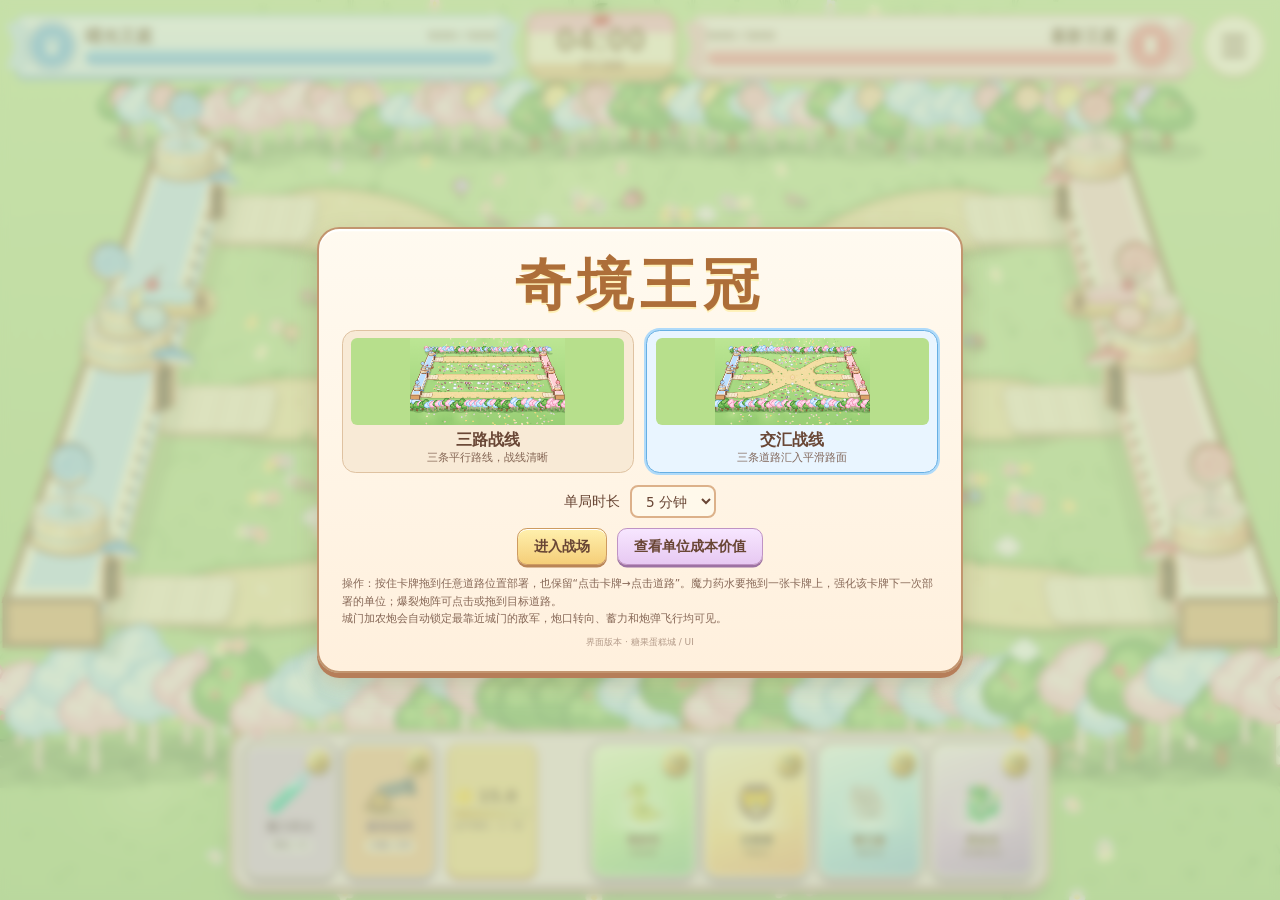
<file: index.html>
<!DOCTYPE html>
<html lang="zh-CN">
<head>
<meta charset="UTF-8" />
<meta name="viewport" content="width=device-width, initial-scale=1, maximum-scale=1, user-scalable=no, viewport-fit=cover" />
<meta name="mobile-web-app-capable" content="yes" />
<meta name="apple-mobile-web-app-capable" content="yes" />
<meta name="apple-mobile-web-app-status-bar-style" content="black-translucent" />
<title>奇境王冠</title>
<!-- UI decision: pastel fairy-tale HUD with cards/coins below, tactics at lower left, and all controls outside the road-safe battle zone. -->
<link rel="stylesheet" href="./css/style.css" />
</head>
<body>
<div id="app">
  <div id="game-shell">
    <canvas id="gameCanvas" aria-label="奇境王冠战场"></canvas>
    <audio id="bgmAudio" preload="auto" loop src="./assets/audio/BGM.ogg"></audio>
    <button id="mobileModeBtn" type="button">⛶ 横屏</button>

    <div id="topbar">
      <div id="playerHud" class="base-hud glass">
        <div class="crest">♛</div><div class="hud-copy"><div class="hud-title">曙光王庭</div><div class="hp-line"><div id="playerHpFill" class="hp-fill"></div></div><div id="playerHpText" class="hp-text">5000 / 5000</div></div>
      </div>
      <div id="centerHud" class="glass"><div id="gameTitle">奇境王冠</div><div id="timer">04:00</div><div id="modeLabel">交汇战线</div></div>
      <div id="enemyHud" class="base-hud glass">
        <div class="hud-copy"><div class="hud-title">暮影王庭</div><div class="hp-line"><div id="enemyHpFill" class="hp-fill"></div></div><div id="enemyHpText" class="hp-text">5000 / 5000</div></div><div class="crest">♜</div>
      </div>
      <button id="menuBtn" type="button" aria-label="对局菜单" aria-expanded="false" aria-controls="topButtons"><span class="burger"><i></i><i></i><i></i></span></button>
    </div>
    <div id="topButtons" role="menu" aria-label="对局菜单">
      <button id="pauseBtn" class="system-btn" role="menuitem" title="暂停对局"><span class="btn-icon">⏸</span><span class="btn-label">暂停</span></button>
      <button id="audioBtn" class="icon-btn" role="menuitem" title="音乐与音效"><span class="btn-icon">🔊</span><span class="btn-label">音乐与音效</span></button>
      <button id="reportBtn" class="icon-btn" role="menuitem"><span class="btn-icon">📊</span><span class="btn-label">数值报告</span></button>
      <button id="fullBtn" class="icon-btn" role="menuitem"><span class="btn-icon">⛶</span><span class="btn-label">全屏</span></button>
      <button id="homeBtn" class="system-btn" role="menuitem"><span class="btn-icon">🏠</span><span class="btn-label">返回首页</span></button>
    </div>

    <div id="actionHint">选择卡牌后，点击任意道路位置部署</div>
    <div id="pauseBanner">对局已暂停</div>

    <div id="bottomDock" class="glass">
      <div id="tactical">
        <button id="potionBtn" class="tactic" title="魔力药水：拖到卡牌，强化下一次部署"><span class="cost">5</span><span class="skill-art">🧪</span><strong>魔力药水</strong><span class="skill-count">强化 ×1</span><div class="cool-mask"></div><div class="cool-label"></div></button>
        <button id="burstBtn" class="tactic" title="爆裂炮阵：点击或拖到道路，连续10炮"><span class="cost">20</span><span class="skill-art"><svg viewBox="0 0 70 52" aria-hidden="true"><ellipse cx="35" cy="47" rx="24" ry="3.5" fill="#bc9b76"/><rect x="20" y="15" width="40" height="15" rx="7.5" fill="#676c79" transform="rotate(-14 40 22)"/><rect x="53" y="10" width="8" height="19" rx="3" fill="#4a4f5f" transform="rotate(-14 57 19)"/><circle cx="24" cy="36" r="10" fill="#c98a4b" stroke="#8b5a32" stroke-width="2.5"/><circle cx="24" cy="36" r="3" fill="#f7c94f"/><rect x="8" y="38" width="30" height="7" rx="3.5" fill="#a46a3c"/></svg></span><strong>爆裂炮阵</strong><span class="skill-count">大炮 ×10</span><div class="cool-mask"></div><div class="cool-label"></div></button>
      </div>
      <div id="resourceBox" class="glass"><div id="coinText">🟡 15.0</div><div id="coinBar"><div id="coinFill"></div></div><div id="income"><span class="income-label">金币增长：</span>1 / 秒</div></div>
      <button class="card" data-type="snake"><div class="card-art">🐍</div><div class="cost">10</div><div class="card-name">毒影蛇</div><div class="card-role">快速刺客</div><div class="cool-mask"></div><div class="cool-label"></div></button>
      <button class="card" data-type="lion"><div class="card-art">🦁</div><div class="cost">10</div><div class="card-name">圣鬃狮</div><div class="card-role">均衡战士</div><div class="cool-mask"></div><div class="cool-label"></div></button>
      <button class="card" data-type="elephant"><div class="card-art">🐘</div><div class="cost">10</div><div class="card-name">磐石象</div><div class="card-role">慢速坦克</div><div class="cool-mask"></div><div class="cool-label"></div></button>
      <button class="card" data-type="dragon"><div class="card-art">🐉</div><div class="cost">15</div><div class="card-name">星焰龙</div><div class="card-role">远程魔法战士</div><div class="cool-mask"></div><div class="cool-label"></div></button>
    </div>
    <div id="menuOverlay" class="overlay">
      <div class="menu-panel glass">
        <div class="logo">奇境王冠</div>
        <div class="mode-grid">
          <div class="mode-option" data-mode="straight" role="button" tabindex="0" aria-pressed="false"><canvas class="map-thumb" width="320" height="180" aria-hidden="true"></canvas><b>三路战线</b><span>三条平行路线，战线清晰</span></div>
          <div class="mode-option active" data-mode="cross" role="button" tabindex="0" aria-pressed="true"><canvas class="map-thumb" width="320" height="180" aria-hidden="true"></canvas><b>交汇战线</b><span>三条道路汇入平滑路面</span></div>
        </div>
        <div class="menu-row"><label>单局时长</label><select id="durationSelect"><option value="180">3 分钟</option><option value="240">4 分钟</option><option value="300" selected>5 分钟</option><option value="unlimited">无限制</option></select></div>
        <div class="menu-row"><button id="startBtn" class="primary">进入战场</button><button id="menuReportBtn" class="secondary">查看单位成本价值</button></div>
        <div class="tips">操作：按住卡牌拖到任意道路位置部署，也保留“点击卡牌→点击道路”。魔力药水要拖到一张卡牌上，强化该卡牌下一次部署的单位；爆裂炮阵可点击或拖到目标道路。<br>城门加农炮会自动锁定最靠近城门的敌军，炮口转向、蓄力和炮弹飞行均可见。</div>
        <div class="menu-version">界面版本 · 糖果蛋糕城 / UI</div>
      </div>
    </div>

    <div id="reportOverlay" class="overlay hidden">
      <div id="reportPanel" class="menu-panel glass">
        <div class="report-title">单位成本价值报告</div>
        <div id="reportContent" class="report-content">
          <details id="reportFormula" class="report-formula-details" open>
            <summary><span class="formula-collapsed-label">查看计算公式</span><span class="formula-expanded-label">收起计算公式</span></summary>
            <div class="formula"><b>估算公式（6秒交战窗口）：</b><br>
              等效DPS =（直伤DPS + 特殊效果DPS）× 群伤系数（单体1.00，群体1.35）<br>
              持续回复 = 每秒生命回复 + 击杀回血期望（狮子按每10秒参与击杀1次估算）<br>
              <b>综合价值 = 血量/100 + 等效DPS/10 + 移速/100 + 射程/100 + 持续回复/10</b><br>
              每金币价值 = 综合价值 ÷ 当前费用。该模型用于发现明显失衡，不等同于真实胜率。
            </div>
          </details>
          <div class="report-table-scroll" role="region" aria-label="单位成本价值数据表" tabindex="0">
            <table><thead><tr><th>单位</th><th>直伤DPS</th><th>特殊DPS</th><th>等效DPS</th><th>持续回复/s</th><th>综合价值</th><th>当前费用</th><th>每金币价值</th></tr></thead>
              <tbody id="reportBody">
                <tr><td>毒影蛇</td><td>50.0</td><td>30.0（毒，6秒窗）</td><td>80.00</td><td>10.0</td><td>15.40</td><td>10</td><td>1.54</td></tr>
                <tr><td>圣鬃狮</td><td>60.0</td><td>0</td><td>60.00</td><td>25.0</td><td>16.80</td><td>10</td><td>1.68</td></tr>
                <tr><td>磐石象</td><td>18.75</td><td>10.0（重击）</td><td>38.81</td><td>20.0</td><td>17.08</td><td>10</td><td>1.71</td></tr>
                <tr><td>星焰龙</td><td>25.0</td><td>20.0（燃烧）</td><td>60.75</td><td>15.0</td><td>16.08</td><td>10</td><td>1.61</td></tr>
              </tbody></table>
          </div>
        </div>
        <div class="report-footer"><button id="closeReportBtn" class="primary">返回</button></div>
      </div>
    </div>

    <div id="resultOverlay" class="overlay hidden"><div class="menu-panel glass result-panel"><div id="resultTitle">胜利</div><div id="resultDetail">城门剩余生命值</div><div class="menu-row"><button id="restartBtn" class="primary">重新开始</button><button id="backMenuBtn" class="secondary">返回首页</button></div></div></div>
  </div>
  <div id="mobileGate" aria-live="polite"><div class="mobile-gate-card"><strong>请旋转手机至横屏体验</strong><p>横屏后可完整显示三路战场和触控卡牌。</p><button id="mobileEnterBtn" type="button">进入横屏模式</button></div></div>
</div>
<script src="./js/candy-field.js?v=20261011-meadow1"></script>
<script src="./js/ordinary-ai.js?v=20261011-meadow1"></script>
<script>
(() => {
'use strict';
let W=1280,H=720;
const MOBILE_INFO={android:/Android/i.test(navigator.userAgent),ios:/iPhone|iPad|iPod/i.test(navigator.userAgent),coarse:matchMedia('(pointer:coarse)').matches,narrow:Math.min(screen.width,screen.height)<=600,handsetViewport:Math.min(innerWidth,innerHeight)<=430&&Math.max(innerWidth,innerHeight)<=950};
const mobilePerformanceMode=MOBILE_INFO.android||MOBILE_INFO.ios||(MOBILE_INFO.coarse&&MOBILE_INFO.narrow)||MOBILE_INFO.handsetViewport;
document.documentElement.classList.toggle('mobile-device',mobilePerformanceMode);
// Crisp mobile rendering with a bounded total pixel budget.
const renderDpr=()=>Math.max(1,Math.min(mobilePerformanceMode?2.5:2,window.devicePixelRatio||1,Math.sqrt((mobilePerformanceMode?2200000:8000000)/Math.max(1,W*H))));
const canvas=document.getElementById('gameCanvas');let ctx=canvas.getContext('2d');
const shell=document.getElementById('game-shell');
const $=s=>document.querySelector(s), $$=s=>[...document.querySelectorAll(s)];
const clamp=(v,a,b)=>Math.max(a,Math.min(b,v));
const lerp=(a,b,t)=>a+(b-a)*t;
const dist=(a,b)=>Math.hypot(a.x-b.x,a.y-b.y);
const shortestAngleDelta=(from,to)=>Math.atan2(Math.sin(to-from),Math.cos(to-from));
const TAU=Math.PI*2;
const UNIT_ICONS={snake:'🐍',lion:'🦁',elephant:'🐘',dragon:'🐉'};
const FIELD={};
let DEPLOY_SNAP_RADIUS=46;
const UNIT_BASE_VISUAL_SCALE=.7;
const CASTLE_GEOMETRY={spawnGap:18};
const POISON_STATUS_ICON_URL='./assets/images/poison-status-icon-v1.png';
const poisonStatusIcon=new Image();poisonStatusIcon.decoding='async';poisonStatusIcon.src=POISON_STATUS_ICON_URL;

const UNIT_DATA={
 snake:{name:'毒影蛇',cost:10,hp:500,attack:10,speed:80,range:40,interval:.2,cooldown:5,regen:10,aoe:false,size:23,role:'快速刺客',special:'中毒2/s×10秒，可独立叠加'},
 lion:{name:'圣鬃狮',cost:10,hp:700,attack:25,speed:60,range:50,interval:.5,cooldown:5,regen:15,aoe:false,size:27,role:'均衡战士',special:'参与击杀回复100生命'},
 elephant:{name:'磐石象',cost:10,hp:1000,attack:15,speed:40,range:60,interval:.8,cooldown:5,regen:20,aoe:true,size:32,role:'慢速坦克',special:'每3秒蓄势，下一击造成300%伤害'},
 dragon:{name:'星焰龙',cost:10,hp:800,attack:20,speed:50,range:80,interval:1,cooldown:5,regen:15,aoe:true,size:29,role:'远程魔法战士',special:'群体燃烧20/s×3秒，刷新不叠加'}
};
const POTION={cost:5,cooldown:20,scale:1.3};
const BURST={cost:20,cooldown:20,damage:1000,shots:10};
const GUARD_CANNON={interval:2,windup:.28,damage:150,rangeFactor:.2};
const FX_TIMING={cannonSpeed:760,cannonExplosion:.38,burstLead:.02,burstStep:.11,burstExplosion:.48};
const BURST_VISUAL_DURATION=FX_TIMING.burstLead+(BURST.shots-1)*FX_TIMING.burstStep+FX_TIMING.burstExplosion;
const BUFFS={
 snake:{hp:1,attack:1,speed:2,attackSpeed:2,regen:1,poisonDamage:2,poisonDuration:1.5},
 lion:{hp:2,attack:2,speed:1,attackSpeed:1,regen:1,killHeal:2},
 elephant:{hp:2,attack:1,speed:1,attackSpeed:1,regen:2,heavyDamage:2},
 dragon:{hp:1.3,attack:1.3,speed:1.3,attackSpeed:1.3,regen:1.3,burnDamage:1.3,burnDuration:1.3}
};

class AudioManager{
 constructor(){
  this.ctx=null;this.master=null;this.muted=false;this.wasBgmPlaying=false;this.pausedTransient=[];
  this.bgm=$('#bgmAudio');this.bgm.volume=.27;
  const cannonUrl=new URL('./assets/audio/cannon1.mp3',location.href).href;
  const burstUrl=new URL('./assets/audio/explosions.mp3',location.href).href;
  this.cannonVoices=Array.from({length:6},()=>{const a=new Audio(cannonUrl);a.preload='auto';a.volume=.52;a.clipEnd=0;a.visualDuration=0;return a});
  this.burstVoice=new Audio(burstUrl);this.burstVoice.preload='auto';this.burstVoice.volume=.48;this.burstVoice.clipEnd=0;this.burstVoice.visualDuration=0;this.burstVoice.fallbackDuration=11.740862;
  this.metrics={bgmPlayAttempts:0,bgmStarted:0,lastBgmError:null,cannonPlayCount:0,cannonSkipped:0,lastCannonVisualDuration:0,burstPlayCount:0,burstSkipped:0,lastBurstVisualDuration:0,lastBurstPlaybackRate:1};
 }
 ensureContext(){if(this.ctx){this.ctx.resume().catch(()=>{});return;}const AC=window.AudioContext||window.webkitAudioContext;if(!AC)return;this.ctx=new AC();this.master=this.ctx.createGain();this.master.gain.value=this.muted?0:.20;this.master.connect(this.ctx.destination);}
 playBgm(reset=false){if(reset)try{this.bgm.currentTime=0}catch(_){ }this.bgm.muted=this.muted;this.metrics.bgmPlayAttempts++;this.metrics.lastBgmError=null;const p=this.bgm.play();if(p)p.then(()=>this.metrics.bgmStarted++).catch(e=>{this.metrics.lastBgmError=e?.name||String(e)});}
 start(reset=false){this.ensureContext();this.playBgm(reset);}
 tone(freq,dur=.12,type='sine',vol=.08,delay=0){if(!this.ctx||this.muted)return;const t=this.ctx.currentTime+delay,o=this.ctx.createOscillator(),g=this.ctx.createGain();o.type=type;o.frequency.setValueAtTime(freq,t);g.gain.setValueAtTime(0,t);g.gain.linearRampToValueAtTime(vol,t+.012);g.gain.exponentialRampToValueAtTime(.0001,t+dur);o.connect(g);g.connect(this.master);o.start(t);o.stop(t+dur+.03)}
 noise(dur=.05,vol=.05){if(!this.ctx||this.muted)return;const len=Math.floor(this.ctx.sampleRate*dur),buf=this.ctx.createBuffer(1,len,this.ctx.sampleRate),d=buf.getChannelData(0);for(let i=0;i<len;i++)d[i]=(Math.random()*2-1)*(1-i/len);const s=this.ctx.createBufferSource(),g=this.ctx.createGain();s.buffer=buf;g.gain.value=vol;s.connect(g);g.connect(this.master);s.start();}
 sfx(kind){if(!this.ctx||this.muted)return;switch(kind){case'deploy':this.tone(330,.09,'triangle',.08);this.tone(494,.12,'sine',.05,.05);break;case'hit':this.noise(.035,.04);this.tone(120,.06,'square',.025);break;case'potion':this.tone(660,.16,'sine',.08);this.tone(990,.22,'triangle',.05,.06);break;case'death':this.tone(160,.18,'sawtooth',.05);break;case'win':this.tone(392,.25,'triangle',.08);this.tone(494,.25,'triangle',.08,.15);this.tone(659,.5,'triangle',.09,.3);break;}}
 resetClip(a){a.pause();a.playbackRate=1;a.clipEnd=0;a.visualDuration=0;try{a.currentTime=0}catch(_){ }}
 playTimed(a,visualDuration,fitWholeFile=false){this.resetClip(a);a.visualDuration=visualDuration;const fullDuration=Number.isFinite(a.duration)&&a.duration>0?a.duration:a.fallbackDuration;if(fitWholeFile&&Number.isFinite(fullDuration)&&fullDuration>0){a.playbackRate=clamp(fullDuration/visualDuration,1,8);a.clipEnd=fullDuration;}else{a.playbackRate=1;a.clipEnd=visualDuration;}a.muted=this.muted;const p=a.play();if(p)p.catch(()=>this.resetClip(a));}
 updateClips(){for(const a of [...this.cannonVoices,this.burstVoice])if(a.clipEnd>0&&(a.ended||a.currentTime>=a.clipEnd-.012))this.resetClip(a);}
 playCannon(visualDuration){if(this.muted)return;const voice=this.cannonVoices.find(a=>a.paused||a.ended);if(!voice){this.metrics.cannonSkipped++;return;}const clipped=clamp(visualDuration,.42,.82);this.metrics.cannonPlayCount++;this.metrics.lastCannonVisualDuration=clipped;this.playTimed(voice,clipped,false);}
 playBurst(visualDuration=BURST_VISUAL_DURATION){if(this.muted)return;if(!this.burstVoice.paused&&!this.burstVoice.ended){this.metrics.burstSkipped++;return;}this.metrics.burstPlayCount++;this.metrics.lastBurstVisualDuration=visualDuration;this.playTimed(this.burstVoice,visualDuration,true);this.metrics.lastBurstPlaybackRate=this.burstVoice.playbackRate;}
 pauseGame(){this.wasBgmPlaying=!this.bgm.paused;this.bgm.pause();this.pausedTransient=[...this.cannonVoices,this.burstVoice].filter(a=>!a.paused&&!a.ended);this.pausedTransient.forEach(a=>a.pause());if(this.ctx?.state==='running')this.ctx.suspend().catch(()=>{});}
 resumeGame(){this.ensureContext();if(this.wasBgmPlaying||game.state==='playing')this.playBgm(false);for(const a of this.pausedTransient){a.muted=this.muted;a.play().catch(()=>{});}this.pausedTransient=[];}
 finishGame(){this.bgm.pause();for(const a of [...this.cannonVoices,this.burstVoice])this.resetClip(a);this.ensureContext();}
 stopGame(){this.bgm.pause();try{this.bgm.currentTime=0}catch(_){ }for(const a of [...this.cannonVoices,this.burstVoice])this.resetClip(a);this.pausedTransient=[];this.wasBgmPlaying=false;if(this.ctx?.state==='running')this.ctx.suspend().catch(()=>{});}
 toggle(){this.muted=!this.muted;if(this.master)this.master.gain.value=this.muted?0:.20;for(const a of [this.bgm,...this.cannonVoices,this.burstVoice])a.muted=this.muted;return this.muted;}
 state(){const active=this.cannonVoices.filter(a=>!a.paused&&!a.ended);return{bgmSrc:this.bgm.currentSrc||this.bgm.src,bgmPaused:this.bgm.paused,bgmTime:this.bgm.currentTime,bgmReady:this.bgm.readyState,cannonSrc:this.cannonVoices[0].src,cannonReady:this.cannonVoices[0].readyState,cannonDuration:this.cannonVoices[0].duration,cannonActiveTimes:active.map(a=>({time:a.currentTime,clipEnd:a.clipEnd,visualDuration:a.visualDuration})),burstSrc:this.burstVoice.src,burstReady:this.burstVoice.readyState,burstDuration:this.burstVoice.duration,burstTime:this.burstVoice.currentTime,burstClipEnd:this.burstVoice.clipEnd,burstVisualDuration:this.burstVoice.visualDuration,burstPlaybackRate:this.burstVoice.playbackRate,activeCannonVoices:active.length,metrics:{...this.metrics}};}
}
const audio=new AudioManager();

function syncStaticUI(){
 for(const [type,d] of Object.entries(UNIT_DATA)){
  const el=$(`.card[data-type="${type}"]`);if(!el)continue;
  el.querySelector('.cost').textContent=d.cost;el.querySelector('.card-name').textContent=d.name;el.querySelector('.card-role').textContent=d.role;
  el.title=`${d.name}｜${d.role}\n生命 ${d.hp} · 攻击 ${d.attack} · 移速 ${d.speed} · 射程 ${d.range}\n攻击间隔 ${d.interval}秒 · 回复 ${d.regen}/秒 · 冷却 ${d.cooldown}秒\n${d.aoe?'范围内全部100%群伤':'单体伤害'}｜${d.special}`;
 }
 $('#potionBtn .cost').textContent=POTION.cost;
 $('#burstBtn .cost').textContent=BURST.cost;
 const rows={
  snake:{special:30,label:'30.0（毒，6秒窗）'},lion:{special:0,label:'0'},elephant:{special:10,label:'10.0（重击）'},dragon:{special:20,label:'20.0（燃烧）'}
 };
 $('#reportBody').innerHTML=Object.entries(UNIT_DATA).map(([type,d])=>{const direct=d.attack/d.interval,special=rows[type].special,effective=(direct+special)*(d.aoe?1.35:1),sustain=d.regen+(type==='lion'?10:0),value=d.hp/100+effective/10+d.speed/100+d.range/100+sustain/10;return`<tr><td>${d.name}</td><td>${direct.toFixed(direct%1?2:1)}</td><td>${rows[type].label}</td><td>${effective.toFixed(2)}</td><td>${sustain.toFixed(1)}</td><td>${value.toFixed(2)}</td><td>${d.cost}</td><td>${(value/d.cost).toFixed(2)}</td></tr>`}).join('');
}

class Path{
 constructor(points){this.points=points;this.segs=[];this.length=0;for(let i=0;i<points.length-1;i++){const a=points[i],b=points[i+1],l=dist(a,b);this.segs.push({a,b,l,start:this.length});this.length+=l;}}
 at(t){let d=clamp(t,0,1)*this.length;for(const s of this.segs){if(d<=s.start+s.l){const q=(d-s.start)/s.l;return{x:lerp(s.a.x,s.b.x,q),y:lerp(s.a.y,s.b.y,q)};}}return{...this.points[this.points.length-1]};}
 tangent(t){const e=.002,a=this.at(clamp(t-e,0,1)),b=this.at(clamp(t+e,0,1));return Math.atan2(b.y-a.y,b.x-a.x)}
 nearestT(p){let best={d:Infinity,t:0};for(let i=0;i<=120;i++){const t=i/120,q=this.at(t),dd=dist(p,q);if(dd<best.d)best={d:dd,t};}return best;}
}

class Game{
 constructor(){this.state='menu';this.mode='cross';this.duration=300;this.timeLeft=300;this.elapsed=0;this.paths=[];this.units=[];this.projectiles=[];this.fx=[];this.battleEvents=[];this.accumulator=0;this.pauseReasons=new Set();this.texts=[];this.spawnHistory=[];this.nextId=1;this.selected=null;this.hoverLane=-1;this.coins={player:15,enemy:15};this.potionArmed={player:null,enemy:null};this.cool={player:{},enemy:{}};this.tacticCool={player:{potion:0,burst:0},enemy:{potion:0,burst:0}};this.towers={};this.aiClock=1;this.aiLastDeployAt=-Infinity;this.last=0;this.grass=[];this.intensity=0;this.pointer={x:0,y:0};this.cannonLaunches=0;this.cannonLaunchesBySide={player:0,enemy:0};this.lastCannonShot=null;this.burstUses=0;this.staticBg=null;this.staticBgDpr=0;this.makeGrass();this.buildPaths();this.resetTowers();}
 makeGrass(){let seed=14591;const rnd=()=>{seed=(seed*16807)%2147483647;return(seed-1)/2147483646},count=mobilePerformanceMode?190:430;for(let i=0;i<count;i++)this.grass.push({x:rnd()*W,y:rnd()*H,r:rnd()*1.7+.3,a:rnd()*.22+.05});}
 buildPaths(){
  const key=[W,H,this.mode,renderDpr()].join(':');if(this.geometryKey===key)return;this.geometryKey=key;
  this.field=CandyField.buildGeometry(W,H,this.mode);
  this.paths=this.field.paths.map(p=>new Path(p.pts));
  const f=this.field;
  Object.assign(FIELD,{roadStart:f.rs,roadEnd:f.re,towerLeft:f.pivot.player.x,towerRight:f.pivot.enemy.x,centerX:f.cx,centerY:f.cy,laneY:f.ys});
  DEPLOY_SNAP_RADIUS=f.road*.7;
  CandyField.releaseCanvas(this.staticBg);for(const cache of Object.values(this.wallCache||{}))CandyField.releaseCanvas(cache.canvas);this.staticBg=null;this.wallCache=null;
 }
 laneScale(lane){return this.paths[lane].length/1070;}
 unitScale(){return this.field.rw/50;}
 aimAngle(t,u){const p=CandyField.project(this.field,u.x,u.y),pose=CandyField.cannonPose(this.field,t.side,t.angle,0);return Math.atan2((p.y-pose.y)/.55,p.x-pose.x);}

 resetTowers(){this.towers={player:this.newTower('player'),enemy:this.newTower('enemy')};}
 newTower(side){return{kind:'tower',side,hp:5000,maxHp:5000,x:side==='player'?FIELD.towerLeft:FIELD.towerRight,y:FIELD.centerY,angle:side==='player'?0:Math.PI,range:this.field.L*(1170/1070)*GUARD_CANNON.rangeFactor,damage:GUARD_CANNON.damage,shotClock:0,windup:0,targetId:null,hitFlash:0,shake:0,recoil:0};}
  start(){
   audio.stopGame();this.state='playing';this.timeLeft=this.duration;this.elapsed=0;this.accumulator=0;this.last=0;this.pauseReasons.clear();this.units=[];this.projectiles=[];this.fx=[];this.battleEvents=[];this.texts=[];this.spawnHistory=[];this.nextId=1;this.cannonLaunches=0;this.cannonLaunchesBySide={player:0,enemy:0};this.lastCannonShot=null;this.burstUses=0;this.coins={player:15,enemy:15};this.potionArmed={player:null,enemy:null};this.cool={player:{snake:0,lion:0,elephant:0,dragon:0},enemy:{snake:0,lion:0,elephant:0,dragon:0}};this.tacticCool={player:{potion:0,burst:0},enemy:{potion:0,burst:0}};this.aiClock=1.2;this.aiLastDeployAt=-Infinity;this.aiCommander=null;this.selected=null;this.buildPaths();this.resetTowers();this.updateHUD();hideAllOverlays();updateSystemButtons();this.hint('拖拽卡牌到任意道路位置部署；药水拖到卡牌强化下一只');audio.start(true);syncEnvironmentPause();
 }
 end(reason='时间结束'){
  if(this.state!=='playing')return;this.state='ended';cleanupDrag();this.battleEvents=[];this.fx=this.fx.filter(f=>f.kind!=='burstPending');this.accumulator=0;this.pauseReasons.clear();let win;if(this.towers.enemy.hp<=0&&this.towers.player.hp<=0)win='draw';else if(this.towers.enemy.hp<=0)win='player';else if(this.towers.player.hp<=0)win='enemy';else if(this.towers.player.hp===this.towers.enemy.hp)win='draw';else win=this.towers.player.hp>this.towers.enemy.hp?'player':'enemy';
  $('#resultTitle').textContent=win==='player'?'胜利':win==='enemy'?'败北':'平局';$('#resultTitle').style.color=win==='player'?'#ab6c26':win==='enemy'?'#b52d31':'#6a526f';$('#resultDetail').textContent=`${reason} · 我方 ${Math.ceil(this.towers.player.hp)} / 敌方 ${Math.ceil(this.towers.enemy.hp)}`;audio.finishGame();$('#resultOverlay').classList.remove('hidden');updateSystemButtons();if(win==='player')audio.sfx('win');
 }
 hint(txt){const e=$('#actionHint');e.textContent=txt;e.classList.add('show');clearTimeout(this.hintTimer);this.hintTimer=setTimeout(()=>e.classList.remove('show'),2300)}
 select(kind,type=null){this.selected={kind,type};$$('.card,.tactic').forEach(e=>e.classList.remove('selected'));if(kind==='unit')$(`.card[data-type="${type}"]`).classList.add('selected');if(kind==='potion')$('#potionBtn').classList.add('selected');if(kind==='burst')$('#burstBtn').classList.add('selected');this.hint(kind==='unit'?'点击或拖到任意道路位置部署':kind==='potion'?'请把药水拖到一张卡牌上':'点击或拖到一条道路发动10连炮');}
 clearSelection(){$$('.card,.tactic').forEach(e=>e.classList.remove('selected'));this.selected=null;}
 deploy(side,type,lane,spawnT=null){if(this.state!=='playing'||!Object.hasOwn(UNIT_DATA,type)||!['player','enemy'].includes(side)||!Number.isInteger(lane)||lane<0||lane>2)return false;const d=UNIT_DATA[type],c=this.coins[side];if(c<d.cost||this.cool[side][type]>0)return false;this.coins[side]-=d.cost;this.cool[side][type]=d.cooldown;const u=this.createUnit(side,type,lane,spawnT);this.spawnHistory.push({side,type,lane,t:u.t,x:u.x,y:u.y,facing:u.facing,at:this.elapsed});if(this.potionArmed[side]===type){this.potionArmed[side]=null;this.buffUnit(u);}this.units.push(u);this.fx.push({kind:'summon',x:u.x,y:u.y,t:.55,max:.55,side});audio.sfx('deploy');return true;}
 spawnT(side,type,lane){const distance=(UNIT_DATA[type].size*UNIT_BASE_VISUAL_SCALE+CASTLE_GEOMETRY.spawnGap)*this.unitScale(),path=this.paths[lane];return side==='player'?distance/path.length:1-distance/path.length;}
 cannonPose(t,recoil=t.recoil){return CandyField.cannonPose(this.field,t.side,t.angle,recoil);}
 cannonMuzzle(t,recoil=t.recoil){const screen=CandyField.muzzle(this.field,t.side,t.angle,recoil);return CandyField.unproject(this.field,screen.x,screen.y);}

 createUnit(side,type,lane,spawnT=null){const d=UNIT_DATA[type],t=spawnT==null?this.spawnT(side,type,lane):clamp(spawnT,.02,.98),p=this.paths[lane].at(t);return{kind:'unit',id:this.nextId++,side,type,lane,t,x:p.x,y:p.y,hp:d.hp,maxHp:d.hp,attack:d.attack,speed:d.speed,range:d.range,interval:d.interval,regen:d.regen,size:d.size,visualScale:UNIT_BASE_VISUAL_SCALE,attackClock:Math.random()*.2,attackAnim:0,hitFlash:0,dead:false,buffed:false,contributors:{},poisons:[],burn:0,burnDps:0,charge:0,heavyReady:false,facing:side==='player'?0:Math.PI,bob:Math.random()*TAU};}
 armPotion(side,type){if(this.state!=='playing'||!['player','enemy'].includes(side)||!Object.hasOwn(UNIT_DATA,type))return false;if(!UNIT_DATA[type]||this.potionArmed[side]||this.coins[side]<POTION.cost||this.tacticCool[side].potion>0)return false;this.coins[side]-=POTION.cost;this.tacticCool[side].potion=POTION.cooldown;this.potionArmed[side]=type;audio.sfx('potion');if(side==='player')this.hint(`药水已喂给${UNIT_DATA[type].name}卡牌：下一只将被强化`);return true;}
 buffUnit(u){if(!u||u.buffed)return false;const b=BUFFS[u.type],ratio=b.hp;u.maxHp*=ratio;u.hp*=ratio;u.attack*=b.attack;u.speed*=b.speed;u.interval/=b.attackSpeed;u.regen*=b.regen||1;u.range*=POTION.scale;u.visualScale=UNIT_BASE_VISUAL_SCALE*POTION.scale;u.buffed=true;u.buff=b;this.fx.push({kind:'potion',x:u.x,y:u.y,t:1,max:1});return true;}
 useBurst(side,lane){if(this.state!=='playing'||!['player','enemy'].includes(side)||!Number.isInteger(lane)||lane<0||lane>2)return false;if(this.coins[side]<BURST.cost||this.tacticCool[side].burst>0)return false;this.coins[side]-=BURST.cost;this.tacticCool[side].burst=BURST.cooldown;this.burstUses++;for(let i=0;i<BURST.shots;i++){const q=i/(BURST.shots-1),t=side==='player'?lerp(0,.5,q):lerp(1,.5,q),p=this.paths[lane].at(t),delay=i*FX_TIMING.burstStep+FX_TIMING.burstLead;this.battleEvents.push({kind:'burst',x:p.x,y:p.y,t:delay,side});this.fx.push({kind:'burstPending',x:p.x,y:p.y,t:delay,max:delay,side});}audio.playBurst(BURST_VISUAL_DURATION);return true;}
 pointerDown(p){if(this.state!=='playing'||!this.selected)return;const s=this.selected;if(s.kind==='unit'){
   const target=this.nearestLanePoint(p);if(target.d>DEPLOY_SNAP_RADIUS){this.hint('请点击道路范围内');return;}if(this.deploy('player',s.type,target.i)){this.clearSelection();}else this.hint('金币不足或卡牌尚未冷却');
  }else if(s.kind==='potion'){
   this.hint('请把魔力药水拖到一张卡牌上');
  }else if(s.kind==='burst'){const target=this.nearestLanePoint(p);if(target.d>DEPLOY_SNAP_RADIUS){this.hint('请点击道路范围内');return;}if(this.useBurst('player',target.i))this.clearSelection();else this.hint('金币不足或炮阵尚未冷却');}
 }
 nearestLanePoint(p){let best={i:0,t:0,d:Infinity};for(let i=0;i<this.paths.length;i++){const n=this.paths[i].nearestT(p);if(n.d<best.d)best={i,t:n.t,d:n.d};}return best;}
 nearestLane(p){return this.nearestLanePoint(p).i;}
 setPause(reason,active){this.setPauses({[reason]:active});}
 setPauses(changes){
  if(!['playing','paused'].includes(this.state))return;
  for(const [reason,active] of Object.entries(changes)){if(active)this.pauseReasons.add(reason);else this.pauseReasons.delete(reason);}
  const next=this.pauseReasons.size?'paused':'playing';
  if(next!==this.state){this.state=next;this.accumulator=0;this.last=0;if(next==='paused'){cleanupDrag();audio.pauseGame();}else audio.resumeGame();}
  updateSystemButtons();
 }
 update(dt){
  if(this.state!=='playing'){this.accumulator=0;return;}
  if(!Number.isFinite(dt)||dt<0)return;
  // Long visible stalls require explicit resume; hidden/portrait pages pause separately.
  if(dt>.5){this.setPause('suspended',true);this.hint('页面停顿，对局已暂停；点击继续恢复');return;}
  this.accumulator+=dt;const step=1/60;
  while(this.accumulator+1e-9>=step&&this.state==='playing'){this.accumulator=Math.max(0,this.accumulator-step);this.simulate(step);}
 }
 simulate(dt){if(this.state!=='playing')return;if(Number.isFinite(this.duration))dt=Math.min(dt,Math.max(0,this.timeLeft));this.elapsed+=dt;if(Number.isFinite(this.duration))this.timeLeft=Math.max(0,this.timeLeft-dt);
  this.coins.player+=1*dt;this.coins.enemy+=1*dt;
  if(Number.isFinite(this.duration)&&this.timeLeft<=1e-9){this.timeLeft=0;this.end('时间结束');return;}
  for(const side of ['player','enemy']){for(const k in this.cool[side])this.cool[side][k]=Math.max(0,this.cool[side][k]-dt);for(const k in this.tacticCool[side])this.tacticCool[side][k]=Math.max(0,this.tacticCool[side][k]-dt);}
  this.updateUnits(dt);this.updateCannons(dt);this.updateProjectiles(dt);this.updateBattleEvents(dt);this.updateFx(dt);this.updateAI(dt);this.updateHUD();
  const low=Math.min(this.towers.player.hp/this.towers.player.maxHp,this.towers.enemy.hp/this.towers.enemy.maxHp),time=Number.isFinite(this.duration)?1-this.timeLeft/this.duration:0;this.intensity=clamp((1-low)*.65+time*.45,0,1);
  if(this.towers.player.hp<=0||this.towers.enemy.hp<=0)this.end('城门被摧毁');
 }
 updateUnits(dt){
  for(const u of this.units){if(u.dead)continue;u.attackClock-=dt;u.attackAnim=Math.max(0,u.attackAnim-dt*4);u.hitFlash=Math.max(0,u.hitFlash-dt*6);u.bob+=dt*5;u.charge+=dt;if(u.type==='elephant'&&u.charge>=3)u.heavyReady=true;
   if(u.regen>0)this.heal(u,u.regen*dt,false);
   let dot=0;if(u.poisons.length){for(const e of u.poisons){e.t-=dt;dot+=e.dps*dt;}u.poisons=u.poisons.filter(e=>e.t>0);}if(u.burn>0){u.burn-=dt;dot+=u.burnDps*dt;}if(dot>0)this.damage(u,dot,null,'dot',false);
   if(u.dead)continue;
   const enemies=this.units.filter(v=>!v.dead&&v.side!==u.side&&Math.hypot(v.x-u.x,v.y-u.y)<=u.range*this.laneScale(u.lane)+v.size*.35*this.unitScale());
   let target=null;if(enemies.length)target=enemies.sort((a,b)=>dist(u,a)-dist(u,b))[0];
   const tower=this.towers[u.side==='player'?'enemy':'player'],gate=this.paths[u.lane].at(u.side==='player'?1:0),td=Math.hypot(gate.x-u.x,gate.y-u.y);
   if(target){u.facing=Math.atan2(target.y-u.y,target.x-u.x);if(u.attackClock<=0)this.unitAttack(u,target);}
   else if(td<=u.range*this.laneScale(u.lane)){u.facing=Math.atan2(gate.y-u.y,gate.x-u.x);if(u.attackClock<=0)this.unitAttack(u,tower);}
   else this.moveUnit(u,dt);
  }
  this.units=this.units.filter(u=>!u.remove);
 }
 moveUnit(u,dt){const dir=u.side==='player'?1:-1,path=this.paths[u.lane];u.t=clamp(u.t+dir*u.speed*this.laneScale(u.lane)*dt/path.length,.012,.988);const p=path.at(u.t);u.x=p.x;u.y=p.y;u.facing=path.tangent(u.t)+(dir<0?Math.PI:0);
 }
 unitAttack(u,target){u.attackClock=u.interval;u.attackAnim=1;if(target.kind==='unit'){const clashTime=clamp(u.interval*.65,.16,.38);this.fx.push({kind:'clash',x:(u.x+target.x)/2,y:(u.y+target.y)/2,t:clashTime,max:clashTime});}let mult=1;if(u.type==='elephant'&&u.heavyReady){mult=3*(u.buffed?(u.buff.heavyDamage||1):1);u.heavyReady=false;u.charge=0;this.fx.push({kind:'heavy',x:u.x,y:u.y,t:.45,max:.45});}
  const targets=[];if(target.kind==='tower')targets.push(target);else if(UNIT_DATA[u.type].aoe){for(const v of this.units)if(!v.dead&&v.side!==u.side&&Math.hypot(v.x-u.x,v.y-u.y)<=u.range*this.laneScale(u.lane)+v.size*.35*this.unitScale())targets.push(v);}else targets.push(target);
  if(u.type==='dragon'){
   for(const v of targets){this.projectiles.push({kind:'fire',x:u.x,y:u.y,tx:v.x,ty:v.y,target:v,source:u,speed:520*this.laneScale(u.lane),damage:u.attack*mult});}
  }else{
   for(const v of targets)this.resolveUnitHit(u,v,u.attack*mult);
   this.fx.push({kind:u.type==='elephant'?'slam':'slash',x:target.x,y:target.y,t:.28,max:.28,side:u.side});audio.sfx('hit');
  }
 }
 resolveUnitHit(u,v,amount){if(v.kind==='tower'){this.damageTower(v,amount);return;}this.damage(v,amount,u,'attack',true);
  if(u.type==='snake'&&!v.dead){const pd=2*(u.buffed?(u.buff.poisonDamage||1):1),dur=10*(u.buffed?(u.buff.poisonDuration||1):1);v.poisons.push({dps:pd,t:dur,source:u});}
  if(u.type==='dragon'&&!v.dead){v.burnDps=20*(u.buffed?(u.buff.burnDamage||1):1);v.burn=3*(u.buffed?(u.buff.burnDuration||1):1);}
 }
 damage(target,amount,source,kind='attack',show=true){if(target.dead)return 0;if(target.kind==='unit'&&source?.kind==='unit')target.contributors[source.id]=true;const before=target.hp;target.hp=Math.max(0,target.hp-amount);target.hitFlash=1;if(show&&amount>=2)this.texts.push({x:target.x,y:target.y-25,text:`-${Math.round(amount)}`,t:.7,max:.7,color:kind==='dot'?'#c882ff':'#fff0b5'});if(target.hp<=0){target.dead=true;target.remove=true;this.fx.push({kind:'death',x:target.x,y:target.y,t:.6,max:.6,side:target.side});audio.sfx('death');for(const lion of this.units){if(!lion.dead&&lion.type==='lion'&&lion.side!==target.side&&target.contributors[lion.id]){const h=100*(lion.buffed?(lion.buff.killHeal||1):1);this.heal(lion,h,true);this.fx.push({kind:'lionHeal',x:lion.x,y:lion.y,t:.75,max:.75});}}}return before-target.hp;}
 heal(u,a,show=true){if(u.dead)return;const old=u.hp;u.hp=Math.min(u.maxHp,u.hp+a);if(show&&u.hp>old)this.texts.push({x:u.x,y:u.y-32,text:`+${Math.round(u.hp-old)}`,t:.7,max:.7,color:'#8effb0'});}
 damageTower(t,a){if(t.hp<=0)return;t.hp=Math.max(0,t.hp-a);t.hitFlash=1;t.shake=.2;this.texts.push({x:t.x+(t.side==='player'?35:-35),y:t.y-70,text:`-${Math.round(a)}`,t:.8,max:.8,color:'#ffd0a5'});audio.sfx('hit');}
 updateCannons(dt){for(const side of ['player','enemy']){const t=this.towers[side];t.hitFlash=Math.max(0,t.hitFlash-dt*5);t.shake=Math.max(0,t.shake-dt);t.shotClock=Math.max(0,t.shotClock-dt);t.recoil=Math.max(0,t.recoil-dt*5.5);
   const candidates=this.units.filter(u=>!u.dead&&u.side!==side&&Math.hypot(u.x-t.x,u.y-t.y)<=t.range);let target=null;if(candidates.length)target=candidates.sort((a,b)=>Math.hypot(a.x-t.x,a.y-t.y)-Math.hypot(b.x-t.x,b.y-t.y))[0];
    if(t.windup>0){t.windup-=dt;const locked=this.units.find(u=>u.id===t.targetId&&!u.dead)||target;if(locked){const aim=this.aimAngle(t,locked);t.angle+=shortestAngleDelta(t.angle,aim);}if(t.windup<=0&&locked){t.recoil=1;const muzzle=this.cannonMuzzle(t),flight=Math.hypot(locked.x-muzzle.x,locked.y-muzzle.y)/(FX_TIMING.cannonSpeed*this.field.k);this.projectiles.push({kind:'cannon',x:muzzle.x,y:muzzle.y,px:muzzle.x-Math.cos(t.angle)*12,py:muzzle.y-Math.sin(t.angle)*12,tx:locked.x,ty:locked.y,target:locked,source:t,speed:FX_TIMING.cannonSpeed*this.field.k,damage:t.damage});this.fx.push({kind:'muzzle',x:muzzle.x,y:muzzle.y,t:.16,max:.16,angle:Math.atan2(Math.sin(t.angle)*.55,Math.cos(t.angle))},{kind:'smoke',x:muzzle.x,y:muzzle.y,t:.48,max:.48,angle:Math.atan2(Math.sin(t.angle)*.55,Math.cos(t.angle))});this.cannonLaunches++;this.cannonLaunchesBySide[side]++;this.lastCannonShot={side,muzzle:{...muzzle},projectileStart:{...muzzle},muzzleFx:{...muzzle},smokeFx:{...muzzle},angle:t.angle,recoil:t.recoil,visibleMuzzle:CandyField.muzzle(this.field,side,t.angle,t.recoil)};audio.playCannon(flight+FX_TIMING.cannonExplosion);t.shotClock=Math.max(0,GUARD_CANNON.interval-GUARD_CANNON.windup);}t.targetId=null;
   }else if(target){const aim=this.aimAngle(t,target);t.angle+=shortestAngleDelta(t.angle,aim);if(t.shotClock<=0){t.windup=GUARD_CANNON.windup;t.targetId=target.id;}}
   else{const rest=side==='player'?0:Math.PI;t.angle+=shortestAngleDelta(t.angle,rest)*clamp(dt*2.4,0,1);}
  }}
  updateProjectiles(dt){for(const p of this.projectiles){if(p.dead)continue;if(p.target&&!p.target.dead){p.tx=p.target.x;p.ty=p.target.y;}const dx=p.tx-p.x,dy=p.ty-p.y,d=Math.hypot(dx,dy),step=p.speed*dt;if(d<=step+5){p.x=p.tx;p.y=p.ty;p.dead=true;if(p.target&&!p.target.dead){if(p.kind==='cannon')this.damage(p.target,p.damage,null,'cannon',true);else{this.resolveUnitHit(p.source,p.target,p.damage);audio.sfx('hit');}}const life=p.kind==='cannon'?FX_TIMING.cannonExplosion:.38;this.fx.push({kind:p.kind==='cannon'?'explosion':'fireHit',x:p.x,y:p.y,t:life,max:life,side:p.source.side});}else{p.px=p.x;p.py=p.y;p.x+=dx/d*step;p.y+=dy/d*step;}}
  this.projectiles=this.projectiles.filter(p=>!p.dead);
 }
 updateBattleEvents(dt){
  for(const e of this.battleEvents){e.t-=dt;if(e.t>1e-9)continue;
   for(const u of this.units)if(!u.dead&&u.side!==e.side&&Math.hypot(u.x-e.x,u.y-e.y)<72*this.laneScale(1))this.damage(u,BURST.damage,null,'burst',true);
   this.fx.push({kind:'explosion',x:e.x,y:e.y,t:FX_TIMING.burstExplosion,max:FX_TIMING.burstExplosion,side:e.side});
  }
  this.battleEvents=this.battleEvents.filter(e=>e.t>1e-9);
 }
 updateFx(dt){for(const f of this.fx)f.t-=dt;this.fx=this.fx.filter(f=>f.t>0);for(const t of this.texts)t.t-=dt;this.texts=this.texts.filter(t=>t.t>0);}

 updateAI(dt){this.aiCommander ||= new OrdinaryCommander('enemy',{units:UNIT_DATA,buffs:BUFFS,potion:POTION,burst:BURST,fxTiming:FX_TIMING});this.aiCommander.update(this);this.aiLastDeployAt=this.aiCommander.lastDeploy;}

 updateHUD(){const pt=this.towers.player,et=this.towers.enemy;$('#playerHpFill').style.width=`${pt.hp/pt.maxHp*100}%`;$('#enemyHpFill').style.width=`${et.hp/et.maxHp*100}%`;$('#playerHpText').textContent=`${Math.ceil(pt.hp)} / ${pt.maxHp}`;$('#enemyHpText').textContent=`${Math.ceil(et.hp)} / ${et.maxHp}`;if(Number.isFinite(this.timeLeft)){const m=Math.floor(this.timeLeft/60),s=Math.floor(this.timeLeft%60);$('#timer').textContent=`${String(m).padStart(2,'0')}:${String(s).padStart(2,'0')}`;}else $('#timer').textContent='∞';$('#modeLabel').textContent=this.mode==='cross'?'交汇战线':'三路战线';$('#coinText').textContent=`🟡 ${this.coins.player.toFixed(1)}`;$('#coinFill').style.width=`${clamp(this.coins.player/20*100,0,100)}%`;
  for(const [type,d] of Object.entries(UNIT_DATA)){const el=$(`.card[data-type="${type}"]`),cd=this.cool.player[type]||0;el.classList.toggle('disabled',this.coins.player<d.cost||cd>0);el.classList.toggle('armed',this.potionArmed.player===type);el.querySelector('.cool-mask').style.height=`${cd/d.cooldown*100}%`;el.querySelector('.cool-label').textContent=cd>0?cd.toFixed(1):'';}
  this.updateTacticDom($('#potionBtn'),this.tacticCool.player.potion,POTION.cooldown,this.coins.player<POTION.cost||!!this.potionArmed.player);this.updateTacticDom($('#burstBtn'),this.tacticCool.player.burst,BURST.cooldown,this.coins.player<BURST.cost);updateSystemButtons();
 }
 updateTacticDom(el,cd,max,poor){el.style.filter=poor||cd>0?'grayscale(.55) brightness(.7)':'';el.querySelector('.cool-mask').style.height=`${cd/max*100}%`;el.querySelector('.cool-label').textContent=cd>0?cd.toFixed(1):'';}
 rebuildStaticBackground(){CandyField.releaseCanvas(this.staticBg);this.staticBg=CandyField.background(this.field,renderDpr());this.staticBgDpr=renderDpr();}
 render(){const dpr=renderDpr();if(!this.staticBg||this.staticBgDpr!==dpr)this.rebuildStaticBackground();ctx.clearRect(0,0,W,H);ctx.drawImage(this.staticBg,0,0,W,H);this.drawBases();this.drawSelection();for(const f of this.fx)if(f.kind==='burstPending')this.drawFx(f);const arr=[...this.units].sort((a,b)=>a.y-b.y);for(const u of arr)this.drawUnit(u);for(const p of this.projectiles)this.drawProjectile(p);for(const f of this.fx)if(f.kind!=='burstPending')this.drawFx(f);for(const t of this.texts)this.drawText(t);}

 drawBases(){this.drawTower(this.towers.player);this.drawTower(this.towers.enemy);}
 drawTower(t){
  // Cache the palace once per health bucket. Cannon recoil/aim remains live.
  this.wallCache ||= {};
  const key=Math.floor(t.hp/t.maxHp*100),cache=this.wallCache[t.side],dpr=renderDpr();
  if(!cache||cache.key!==key||cache.dpr!==dpr){CandyField.releaseCanvas(cache?.canvas);const b=CandyField.wallBounds(this.field,t.side,dpr),c=document.createElement('canvas');c.width=b.width;c.height=b.height;const g=c.getContext('2d');g.setTransform(dpr,0,0,dpr,-b.x*dpr,-b.y*dpr);CandyField.drawWall(g,this.field,t.side,{hp:t.hp/t.maxHp});this.wallCache[t.side]={key,dpr,bounds:b,canvas:c};}
  const shake=t.shake>0?(Math.random()-.5)*3*this.unitScale():0,c=this.wallCache[t.side];
  ctx.drawImage(c.canvas,c.bounds.x+shake,c.bounds.y,c.canvas.width/dpr,c.canvas.height/dpr);
  if(t.hitFlash>0)CandyField.drawWall(ctx,this.field,t.side,{hp:t.hp/t.maxHp,flash:t.hitFlash});
  this.drawTowerCannon(t);
 }
 drawTowerCannon(t){CandyField.drawCannon(ctx,this.field,t.side,{angle:t.angle,recoil:t.recoil,glow:t.windup>0?1-t.windup/GUARD_CANNON.windup:0});}

 drawSelection(){if(this.state==='playing'&&this.hoverLane>=0&&this.selected)CandyField.highlightLane(ctx,this.field,this.hoverLane,this.selected.kind==='burst'?'rgba(255,113,58,.9)':'rgba(133,218,255,.95)');}
 drawUnit(u){
  const p=CandyField.project(this.field,u.x,u.y),scale=(u.visualScale||1)*this.unitScale()*p.k,r=u.size,team=CandyField.TEAM[u.side],hop=Math.abs(Math.sin(u.bob))*r*.12;
  ctx.save();ctx.translate(p.x,p.y);ctx.scale(scale,scale);
  ctx.fillStyle='rgba(75,96,52,.23)';ctx.beginPath();ctx.ellipse(r*.2,r*.2,r*1.15,r*.45,0,0,TAU);ctx.fill();
  ctx.fillStyle=team.dark;ctx.beginPath();ctx.ellipse(0,r*.13,r,r*.42,0,0,TAU);ctx.fill();
  ctx.fillStyle=u.side==='player'?'#e0f1ff':'#ffe3eb';ctx.strokeStyle=team.main;ctx.lineWidth=2;ctx.beginPath();ctx.ellipse(0,0,r,r*.42,0,0,TAU);ctx.fill();ctx.stroke();
  ctx.save();ctx.translate(0,-r-hop);ctx.scale(1+u.attackAnim*.12,1+u.attackAnim*.12);
  const faceLeft=['lion','elephant','dragon'].includes(u.type);if(faceLeft===(Math.cos(u.facing)>0))ctx.scale(-1,1);
  ctx.globalAlpha=u.hitFlash>0?.7:1;ctx.font=`${Math.round(r*2.05)}px "Segoe UI Emoji","Apple Color Emoji","Noto Color Emoji",sans-serif`;ctx.textAlign='center';ctx.textBaseline='middle';ctx.fillText(UNIT_ICONS[u.type],0,0);ctx.restore();
  if(u.poisons.length){ctx.fillStyle='rgba(80,190,82,.24)';ctx.beginPath();ctx.ellipse(0,0,r,r*.42,0,0,TAU);ctx.fill();}
  ctx.font=`${Math.round(r*.8)}px "Segoe UI Emoji","Apple Color Emoji","Noto Color Emoji",sans-serif`;ctx.textAlign='center';ctx.textBaseline='middle';
  if(u.heavyReady)ctx.fillText('💢',r*.85,-r*1.7);if(u.buffed)ctx.fillText('👑',0,-r*2.2-hop);
  if(u.poisons.length)this.drawPoisonMark(r*1.1,-r*1.8,16);
  if(u.burn>0){const flicker=Math.sin(performance.now()/85+u.id)*2;ctx.fillText('🔥',-r*.3,-r*.9+flicker);ctx.fillText('🔥',r*.35,-r*.75-flicker);}
  ctx.restore();this.drawUnitBars(u);
 }

 drawPoisonMark(x,y,s){if(!poisonStatusIcon.naturalWidth)return;ctx.save();const phase=performance.now()/900*TAU,pulse=1+Math.sin(phase)*.08,size=s*1.35;ctx.translate(x,y+Math.sin(phase)*1.5);ctx.scale(pulse,pulse);ctx.drawImage(poisonStatusIcon,-size/2,-size/2,size,size);ctx.restore();}

 drawUnitBars(u){
  if(u.hp>=u.maxHp&&!u.poisons.length&&u.burn<=0)return;
  const p=CandyField.project(this.field,u.x,u.y),s=(u.visualScale||1)*this.unitScale()*p.k,w=u.size*1.9*s,h=Math.max(2,4*s),x=p.x-w/2,y=p.y-u.size*(u.buffed?2.7:2.15)*s;
  ctx.fillStyle='#fff8ed';CandyField.rr(ctx,x-1,y-1,w+2,h+2,h);ctx.fill();
  ctx.fillStyle=CandyField.TEAM[u.side].main;ctx.fillRect(x,y,w*u.hp/u.maxHp,h);
  if(u.poisons.length){ctx.fillStyle='#61c965';ctx.fillRect(x,y+h+2,Math.min(w,u.poisons.length*3*s),2*s);}if(u.burn>0){ctx.fillStyle='#ff9a52';ctx.fillRect(x,y+h+2,w*clamp(u.burn/3,0,1),2*s);}
 }
 drawProjectile(p){
  const q=CandyField.project(this.field,p.x,p.y),scale=this.unitScale()*q.k;ctx.save();
  if(p.kind==='cannon'){
    const prev=CandyField.project(this.field,p.px??p.x,p.py??p.y),dx=q.x-prev.x,dy=q.y-prev.y,d=Math.hypot(dx,dy)||1;
    ctx.strokeStyle='rgba(255,255,255,.78)';ctx.lineWidth=3*scale;ctx.lineCap='round';ctx.beginPath();ctx.moveTo(q.x-dx/d*18*scale,q.y-dy/d*18*scale);ctx.lineTo(q.x,q.y);ctx.stroke();
    ctx.translate(q.x,q.y);ctx.scale(scale,scale);ctx.fillStyle=p.source.side==='player'?'#91d2fb':'#ff9fba';ctx.strokeStyle='#936346';ctx.lineWidth=1.2;ctx.beginPath();ctx.arc(0,0,6,0,TAU);ctx.fill();ctx.stroke();ctx.fillStyle='#fff5e6';ctx.beginPath();ctx.arc(-2,-2,2,0,TAU);ctx.fill();
  }else{ctx.translate(q.x,q.y);ctx.scale(scale,scale);ctx.fillStyle='#ff9653';ctx.shadowColor='#ffcf4a';ctx.shadowBlur=12;ctx.beginPath();ctx.arc(0,0,18,0,TAU);ctx.fill();ctx.fillStyle='#fff3aa';ctx.beginPath();ctx.arc(3,-3,8,0,TAU);ctx.fill();}
  ctx.restore();
 }

 drawFx(f){const q=1-f.t/f.max;ctx.save();const p=CandyField.project(this.field,f.x,f.y);ctx.translate(p.x,p.y);ctx.scale(this.unitScale()*p.k,this.unitScale()*p.k);if(f.kind==='summon'){ctx.strokeStyle=f.side==='player'?`rgba(91,183,255,${1-q})`:`rgba(255,105,118,${1-q})`;ctx.lineWidth=4;ctx.beginPath();ctx.arc(0,0,10+q*42,0,TAU);ctx.stroke();for(let i=0;i<8;i++){ctx.rotate(TAU/8);ctx.fillStyle=`rgba(255,239,170,${1-q})`;ctx.fillRect(20+q*20,-2,8,4);}}
   else if(f.kind==='potion'){ctx.globalAlpha=1-q;ctx.font='28px "Segoe UI Emoji","Apple Color Emoji","Noto Color Emoji",sans-serif';ctx.textAlign='center';ctx.textBaseline='middle';ctx.fillText('👑',0,-24-q*10);}
  else if(f.kind==='burstPending'){const pulse=.5+.5*Math.sin(performance.now()/80);ctx.strokeStyle=`rgba(255,92,53,${.5+pulse*.35})`;ctx.lineWidth=4;ctx.beginPath();ctx.arc(0,0,25+pulse*8,0,TAU);ctx.stroke();ctx.beginPath();ctx.moveTo(-13,0);ctx.lineTo(13,0);ctx.moveTo(0,-13);ctx.lineTo(0,13);ctx.stroke();}
   else if(f.kind==='muzzle'){ctx.rotate(f.angle);ctx.globalAlpha=1-q;ctx.fillStyle='#fff4b0';ctx.beginPath();ctx.moveTo(0,0);ctx.lineTo(18-q*8,-7+q*4);ctx.lineTo(29-q*13,0);ctx.lineTo(18-q*8,7-q*4);ctx.closePath();ctx.fill();ctx.fillStyle='#ffae45';ctx.beginPath();ctx.arc(2,0,7*(1-q),0,TAU);ctx.fill();}
   else if(f.kind==='smoke'){ctx.rotate(f.angle);ctx.globalAlpha=(1-q)*.42;ctx.fillStyle='#d8d4dc';const smokeCount=mobilePerformanceMode?1:3;for(let i=0;i<smokeCount;i++){const drift=8+q*(18+i*9),side=(i-(smokeCount-1)/2)*5;ctx.beginPath();ctx.arc(drift,side-q*5,5+q*(4+i),0,TAU);ctx.fill();}}
    else if(f.kind==='explosion'||f.kind==='fireHit'){const r=8+q*(f.kind==='explosion'?66:70);const g=ctx.createRadialGradient(0,0,2,0,0,r);g.addColorStop(0,`rgba(255,255,210,${1-q})`);g.addColorStop(.25,`rgba(255,156,48,${1-q})`);g.addColorStop(1,'rgba(127,30,20,0)');ctx.fillStyle=g;ctx.beginPath();ctx.arc(0,0,r,0,TAU);ctx.fill();}
  else if(f.kind==='slash'){ctx.strokeStyle=`rgba(255,245,180,${1-q})`;ctx.lineWidth=6*(1-q);ctx.beginPath();ctx.arc(0,0,20+q*23,-1.2,1.2);ctx.stroke();}
   else if(f.kind==='slam'){ctx.strokeStyle=`rgba(255,208,95,${1-q})`;ctx.lineWidth=5;ctx.beginPath();ctx.arc(0,0,15+q*58,0,TAU);ctx.stroke();}
   else if(f.kind==='heavy'){ctx.globalAlpha=1-q;ctx.font='26px "Segoe UI Emoji","Apple Color Emoji","Noto Color Emoji",sans-serif';ctx.textAlign='center';ctx.textBaseline='middle';ctx.fillText('💢',18,-18-q*10);}
  else if(f.kind==='clash'){const pulse=.68+Math.sin(q*Math.PI)*.62;ctx.globalAlpha=(1-q)*.95;ctx.scale(pulse,pulse);ctx.font='25px "Segoe UI Emoji","Apple Color Emoji","Noto Color Emoji",sans-serif';ctx.textAlign='center';ctx.textBaseline='middle';ctx.fillText('⚔️',0,0);}
  else if(f.kind==='lionHeal'){ctx.globalAlpha=1-q;ctx.strokeStyle='#8effb0';ctx.lineWidth=4*(1-q)+1;ctx.shadowColor='#52ff87';ctx.shadowBlur=10;ctx.beginPath();ctx.arc(0,0,12+q*32,0,TAU);ctx.stroke();ctx.fillStyle='#8effb0';for(let i=0;i<4;i++){const a=-Math.PI/2+i*TAU/4+q*.7,x=Math.cos(a)*(18+q*23),y=Math.sin(a)*(14+q*20)-q*16;ctx.save();ctx.translate(x,y);ctx.scale(.65,.65);ctx.beginPath();ctx.moveTo(0,6);ctx.bezierCurveTo(-14,-3,-8,-14,0,-6);ctx.bezierCurveTo(8,-14,14,-3,0,6);ctx.fill();ctx.restore();}}
  else if(f.kind==='death'){ctx.globalAlpha=1-q;for(let i=0;i<9;i++){const a=i*2.4;ctx.fillStyle=f.side==='player'?'#68bfff':'#ff6d78';ctx.fillRect(Math.cos(a)*(q*36),Math.sin(a)*(q*36),5,5);}}
  ctx.restore();}
 drawText(t){const p=CandyField.project(this.field,t.x,t.y);ctx.save();ctx.translate(p.x,p.y);ctx.scale(this.unitScale()*p.k,this.unitScale()*p.k);ctx.globalAlpha=clamp(t.t/.25,0,1);ctx.font='bold 17px Microsoft YaHei';ctx.textAlign='center';ctx.fillStyle=t.color;ctx.strokeStyle='rgba(110,69,42,.85)';ctx.lineWidth=3;const y=-(1-t.t/t.max)*28;ctx.strokeText(t.text,0,y);ctx.fillText(t.text,0,y);ctx.restore();}

}
const game=new Game();

syncStaticUI();
for(const option of $$('.mode-option')){
 const c=option.querySelector('canvas'),g=c.getContext('2d'),f=CandyField.buildGeometry(c.width,c.height,option.dataset.mode,2.7);
 const thumbnail=CandyField.background(f);g.drawImage(thumbnail,0,0);CandyField.releaseCanvas(thumbnail);for(const side of ['player','enemy']){CandyField.drawWall(g,f,side,{hp:1});CandyField.drawCannon(g,f,side,{angle:side==='player'?0:Math.PI,recoil:0,glow:0});}
 option.addEventListener('keydown',e=>{if(e.key==='Enter'||e.key===' '){e.preventDefault();option.click();}});
}
const TEST_MODE=['127.0.0.1','localhost'].includes(location.hostname)&&new URLSearchParams(location.search).has('test');
let testProbe=null,spawnProbe=null,testProbeNext=0;
function getTestPayload(){return{state:game.state,mode:game.mode,timeLeft:game.timeLeft,coins:{...game.coins},potionArmed:{...game.potionArmed},tacticCool:{player:{...game.tacticCool.player},enemy:{...game.tacticCool.enemy}},towerHp:{player:game.towers.player.hp,enemy:game.towers.enemy.hp},counters:{cannonLaunches:game.cannonLaunches,cannonLaunchesBySide:{...game.cannonLaunchesBySide},burstUses:game.burstUses},lastCannonShot:game.lastCannonShot,scene:{renderer:'candy-25d',loaded:!!game.staticBg,width:W,height:H},
units:game.units.map(u=>({id:u.id,side:u.side,type:u.type,lane:u.lane,t:u.t,x:u.x,y:u.y,facing:u.facing,hp:u.hp,maxHp:u.maxHp,attack:u.attack,speed:u.speed,range:u.range,interval:u.interval,regen:u.regen,size:u.size,visualScale:u.visualScale,buffed:u.buffed})),projectiles:game.projectiles.map(p=>({kind:p.kind,x:p.x,y:p.y,px:p.px,py:p.py})),fx:game.fx.slice(0,24).map(f=>({kind:f.kind,x:f.x,y:f.y,t:f.t,max:f.max})),pathLengths:game.paths.map(p=>p.length),geometry:{castle:CASTLE_GEOMETRY,cannon:CandyField.cannonDims(game.field),viewport:{w:W,h:H},projection:{top:CandyField.depth(game.field,game.field.ys[0]),bottom:CandyField.depth(game.field,game.field.ys[2])},cannons:Object.fromEntries(Object.entries(game.towers).map(([side,t])=>[side,{pose:game.cannonPose(t),muzzle:game.cannonMuzzle(t),screenMuzzle:CandyField.muzzle(game.field,side,t.angle,t.recoil)}])),screenGates:Object.fromEntries(['player','enemy'].map(side=>[side,game.field.ys.map(y=>CandyField.project(game.field,side==='player'?game.field.x1L:game.field.x1R,y))])),gates:Object.fromEntries(Object.entries(game.towers).map(([side,t])=>[side,game.paths.map(p=>p.at(side==='player'?0:1))])),spawns:Object.fromEntries(['player','enemy'].map(side=>[side,Object.fromEntries(Object.keys(UNIT_DATA).map(type=>[type,game.paths.map((p,lane)=>({t:game.spawnT(side,type,lane),...p.at(game.spawnT(side,type,lane))}))]))]))},audio:audio.state(),config:{units:UNIT_DATA,potion:POTION,burst:BURST,guardCannon:{...GUARD_CANNON,range:game.towers.player.range,groundOrigin:{x:game.towers.player.x,y:game.towers.player.y}},fxTiming:FX_TIMING,burstVisualDuration:BURST_VISUAL_DURATION,buffs:BUFFS,towerHp:game.towers.player.maxHp,field:FIELD}};}
function getTestSpawnHistory(){return game.spawnHistory.map(s=>({...s}));}
function seedTestCannonTargets(){for(let lane=0;lane<3;lane++){for(const [side,t] of [['enemy',.12],['player',.88]]){const u=game.createUnit(side,'elephant',lane,t);game.units.push(u);game.spawnHistory.push({side,type:u.type,lane,t:u.t,x:u.x,y:u.y,facing:u.facing,test:true});}}}
function seedTestTowerAttackers(){for(let lane=0;lane<3;lane++){for(const [side,t] of [['player',.982],['enemy',.018]])game.units.push(game.createUnit(side,'snake',lane,t));}}
if(TEST_MODE){testProbe=document.createElement('output');testProbe.id='qjwgTestProbe';testProbe.hidden=true;document.body.appendChild(testProbe);spawnProbe=document.createElement('output');spawnProbe.id='qjwgSpawnProbe';spawnProbe.hidden=true;document.body.appendChild(spawnProbe);const seedBtn=document.createElement('button');seedBtn.id='qjwgSeedCannonTargets';seedBtn.type='button';seedBtn.setAttribute('aria-label','测试双方炮台');seedBtn.style.cssText='position:fixed;left:0;top:0;width:20px;height:20px;opacity:.01;z-index:9999';seedBtn.addEventListener('click',seedTestCannonTargets);document.body.appendChild(seedBtn);const towerBtn=document.createElement('button');towerBtn.id='qjwgSeedTowerAttackers';towerBtn.type='button';towerBtn.setAttribute('aria-label','测试三路攻击城墙');towerBtn.style.cssText='position:fixed;left:22px;top:0;width:20px;height:20px;opacity:.01;z-index:9999';towerBtn.addEventListener('click',seedTestTowerAttackers);document.body.appendChild(towerBtn);window.__QJWG_TEST__={snapshot:getTestPayload,config:()=>getTestPayload().config,spawnHistory:getTestSpawnHistory,step(seconds){for(let i=0;i<Math.ceil(Math.min(600,Math.max(0,seconds))*60);i++)game.update(1/60);game.render();}};}

function syncEnvironmentPause(){game.setPauses({portrait:mobilePerformanceMode&&innerHeight>innerWidth,hidden:document.hidden});}
function updateMobileLayout(){if(mobilePerformanceMode){const portrait=innerHeight>innerWidth;document.documentElement.classList.toggle('portrait-mode',portrait);document.documentElement.classList.toggle('fullscreen-active',!!document.fullscreenElement);}syncEnvironmentPause();}
document.addEventListener('visibilitychange',()=>{syncEnvironmentPause();game.last=0;});
async function enterMobileMode(){if(!mobilePerformanceMode)return;audio.ensureContext();if(game.state==='playing'&&!audio.muted&&audio.bgm.paused)audio.playBgm(false);try{if(!document.fullscreenElement&&document.documentElement.requestFullscreen)await document.documentElement.requestFullscreen()}catch(_){ }try{if(screen.orientation?.lock)await screen.orientation.lock('landscape')}catch(_){ }updateMobileLayout();}
document.addEventListener('fullscreenchange',updateMobileLayout);
$('#mobileModeBtn').addEventListener('click',enterMobileMode);$('#mobileEnterBtn').addEventListener('click',enterMobileMode);
document.addEventListener('pointerdown',()=>{if(mobilePerformanceMode)enterMobileMode();else audio.ensureContext();},{once:true,capture:true});
let mobileTouchActive=false;shell.addEventListener('touchstart',()=>{mobileTouchActive=true},{passive:true});shell.addEventListener('touchmove',e=>{const reportScrollTarget=e.target instanceof Element&&e.target.closest('#reportPanel');if(mobileTouchActive&&!reportScrollTarget)e.preventDefault()},{passive:false});shell.addEventListener('touchend',()=>{mobileTouchActive=false},{passive:true});shell.addEventListener('touchcancel',()=>{mobileTouchActive=false},{passive:true});
document.addEventListener('contextmenu',e=>{if(mobilePerformanceMode)e.preventDefault()});document.addEventListener('gesturestart',e=>{if(mobilePerformanceMode)e.preventDefault()},{passive:false});document.addEventListener('selectstart',e=>{if(mobilePerformanceMode)e.preventDefault()});
if(mobilePerformanceMode){updateMobileLayout();setTimeout(()=>enterMobileMode(),0);}

function resize(){
 const r=shell.getBoundingClientRect();updateMobileLayout();
 // Mobile fullscreen/orientation transitions can briefly report an unusable viewport.
 if(r.width<160||r.height<120)return;
 const old=game.field;W=Math.round(r.width);H=Math.round(r.height);
 const dpr=renderDpr();canvas.width=Math.round(W*dpr);canvas.height=Math.round(H*dpr);ctx.setTransform(dpr,0,0,dpr,0,0);
 game.buildPaths();const f=game.field;
 // Preserve progress, health and cooldowns through resize and orientation changes.
 for(const u of game.units){const p=game.paths[u.lane].at(u.t);u.x=p.x;u.y=p.y;}
 const remap=(x,y)=>({x:f.rs+(x-old.rs)/old.L*f.L,y:f.cy+(y-old.cy)/old.s*f.s});
 for(const item of [...game.projectiles,...game.battleEvents,...game.fx,...game.texts]){if(Number.isFinite(item.x)){const p=remap(item.x,item.y);item.x=p.x;item.y=p.y;}if(Number.isFinite(item.tx)){const p=remap(item.tx,item.ty);item.tx=p.x;item.ty=p.y;}if(Number.isFinite(item.px)){const p=remap(item.px,item.py);item.px=p.x;item.py=p.y;}if(item.speed){const lane=item.source?.lane;item.speed*=Number.isInteger(lane)?game.paths[lane].length/old.paths[lane].length:f.k/old.k;}}
 for(const t of Object.values(game.towers)){const p=f.pivot[t.side];t.x=p.x;t.y=FIELD.centerY;t.range=f.L*(1170/1070)*GUARD_CANNON.rangeFactor;}
 document.documentElement.style.fontSize=f.u+'px';updateMobileLayout();
}

window.addEventListener('resize',resize);resize();
function loop(ts){const dt=game.last?(ts-game.last)/1000:0;game.last=ts;audio.updateClips();game.update(dt);if(mobilePerformanceMode&&game.fx.length>90)game.fx.splice(0,game.fx.length-90);game.render();if(testProbe&&ts>=testProbeNext){testProbe.textContent=JSON.stringify(getTestPayload());spawnProbe.textContent=JSON.stringify(getTestSpawnHistory());testProbeNext=ts+200;}requestAnimationFrame(loop)}requestAnimationFrame(loop);
function worldPoint(ev){const r=canvas.getBoundingClientRect();return CandyField.unproject(game.field,(ev.clientX-r.left)/r.width*W,(ev.clientY-r.top)/r.height*H);}
canvas.addEventListener('pointermove',e=>{if(dragging)return;const p=worldPoint(e),target=game.nearestLanePoint(p);game.pointer=p;game.hoverLane=target.d<=DEPLOY_SNAP_RADIUS?target.i:-1;});
canvas.addEventListener('pointerleave',()=>{if(!dragging)game.hoverLane=-1});
canvas.addEventListener('pointerdown',e=>{if(dragCandidate||dragging)return;e.preventDefault();game.pointerDown(worldPoint(e));});
let dragCandidate=null,dragging=null,skipNextClick=false;
function canStartDrag(kind,type){if(game.state!=='playing')return false;if(kind==='unit'){const d=UNIT_DATA[type];if(game.coins.player<d.cost||game.cool.player[type]>0){game.hint('金币不足或卡牌尚未冷却');return false;}}if(kind==='potion'&&(game.coins.player<POTION.cost||game.tacticCool.player.potion>0||game.potionArmed.player)){game.hint(game.potionArmed.player?'已有一张卡牌等待药水强化':'金币不足或药水尚未冷却');return false;}if(kind==='burst'&&(game.coins.player<BURST.cost||game.tacticCool.player.burst>0)){game.hint('金币不足或炮阵尚未冷却');return false;}return true;}
function queueDrag(e,kind,type,icon){if(!canStartDrag(kind,type))return;dragCandidate={kind,type,icon,startX:e.clientX,startY:e.clientY};}
function beginDrag(c,e){if(game.state!=='playing'){cleanupDrag();return;}const g=document.createElement('div');g.className='drag-ghost '+(c.kind==='potion'?'potion':c.kind==='burst'?'burst':'');g.textContent=c.icon;document.body.appendChild(g);dragging={...c,ghost:g};dragCandidate=null;moveDrag(e.clientX,e.clientY);if(c.kind==='unit')game.select('unit',c.type);else if(c.kind==='burst')game.select('burst');audio.start();}
function moveDrag(x,y){if(!dragging)return;dragging.ghost.style.left=x+'px';dragging.ghost.style.top=y+'px';$$('.card').forEach(c=>c.classList.remove('potion-target'));if(dragging.kind==='potion'){const el=document.elementFromPoint(x,y)?.closest?.('.card');if(el)el.classList.add('potion-target');game.hoverLane=-1;return;}const r=canvas.getBoundingClientRect();if(x>=r.left&&x<=r.right&&y>=r.top&&y<=r.bottom){const p=worldPoint({clientX:x,clientY:y}),target=game.nearestLanePoint(p);game.pointer=p;game.hoverLane=target.d<=DEPLOY_SNAP_RADIUS?target.i:-1;}else game.hoverLane=-1;}
function finishDrag(x,y){if(game.state!=='playing'){cleanupDrag();return;}if(!dragging)return;const d=dragging;skipNextClick=true;setTimeout(()=>{skipNextClick=false},350);if(d.kind==='potion'){const card=document.elementFromPoint(x,y)?.closest?.('.card');if(card){if(!game.armPotion('player',card.dataset.type))game.hint('药水无法使用：请检查金币、冷却或待强化卡牌');}else game.hint('请把魔力药水拖到一张卡牌上');}else{const r=canvas.getBoundingClientRect();if(x>=r.left&&x<=r.right&&y>=r.top&&y<=r.bottom){const p=worldPoint({clientX:x,clientY:y}),target=game.nearestLanePoint(p);if(d.kind==='unit'){if(target.d>DEPLOY_SNAP_RADIUS)game.hint('请拖到道路范围内');else if(!game.deploy('player',d.type,target.i))game.hint('金币不足或卡牌尚未冷却');}else if(d.kind==='burst'){if(target.d>DEPLOY_SNAP_RADIUS)game.hint('已取消爆裂炮阵');else if(!game.useBurst('player',target.i))game.hint('金币不足或炮阵尚未冷却');}}else game.hint(d.kind==='unit'?'请拖到任意道路位置':'已取消爆裂炮阵');}cleanupDrag();}
function cleanupDrag(){if(dragging?.ghost)dragging.ghost.remove();dragging=null;dragCandidate=null;$$('.card').forEach(c=>c.classList.remove('potion-target'));game.hoverLane=-1;game.clearSelection();}
document.addEventListener('pointermove',e=>{if(dragCandidate&&Math.hypot(e.clientX-dragCandidate.startX,e.clientY-dragCandidate.startY)>7){beginDrag(dragCandidate,e);e.preventDefault();}else if(dragging){moveDrag(e.clientX,e.clientY);e.preventDefault();}} ,{passive:false});
document.addEventListener('pointerup',e=>{if(dragging)finishDrag(e.clientX,e.clientY);else dragCandidate=null;});
document.addEventListener('pointercancel',cleanupDrag);
$$('.card').forEach(el=>{el.addEventListener('pointerdown',e=>{if(mobilePerformanceMode){el.classList.add('touch-pop');setTimeout(()=>el.classList.remove('touch-pop'),180)}queueDrag(e,'unit',el.dataset.type,UNIT_ICONS[el.dataset.type])});el.addEventListener('click',()=>{if(skipNextClick){skipNextClick=false;return;}const type=el.dataset.type,d=UNIT_DATA[type];if(game.state!=='playing')return;if(game.coins.player<d.cost||game.cool.player[type]>0){game.hint('金币不足或卡牌尚未冷却');return;}game.select('unit',type);});});
$('#potionBtn').addEventListener('pointerdown',e=>queueDrag(e,'potion',null,'🧪'));
$('#potionBtn').addEventListener('click',()=>{if(skipNextClick){skipNextClick=false;return;}if(game.state==='playing')game.hint('按住魔力药水，拖到想强化的卡牌上')});
$('#burstBtn').addEventListener('pointerdown',e=>queueDrag(e,'burst',null,'💥'));
$('#burstBtn').addEventListener('click',()=>{if(skipNextClick){skipNextClick=false;return;}if(game.state==='playing')game.select('burst')});
$$('.mode-option').forEach(el=>el.addEventListener('click',()=>{$$('.mode-option').forEach(x=>x.classList.remove('active'));el.classList.add('active');$$('.mode-option').forEach(x=>x.setAttribute('aria-pressed',String(x===el)));game.mode=el.dataset.mode;game.buildPaths();}));
$('#startBtn').addEventListener('click',()=>{const value=$('#durationSelect').value;game.duration=value==='unlimited'?Infinity:Number(value);game.start();enterMobileMode()});
$('#restartBtn').addEventListener('click',()=>{if(typeof cleanupDrag==='function')cleanupDrag();game.start();});
function updateSystemButtons(){const paused=game.state==='paused',active=game.state==='playing'||paused;const btn=$('#pauseBtn');btn.disabled=!active;btn.querySelector('.btn-icon').textContent=paused?'▶':'⏸';btn.querySelector('.btn-label').textContent=paused?'继续':'暂停';btn.title=paused?'继续对局':'暂停对局';btn.setAttribute('aria-label',paused?'继续':'暂停');$('#pauseBanner').classList.toggle('show',paused&&$('#reportOverlay').classList.contains('hidden'));}
function returnHome(){if(typeof cleanupDrag==='function')cleanupDrag();game.state='menu';game.pauseReasons.clear();game.accumulator=0;game.last=0;game.battleEvents=[];game.clearSelection();hideAllOverlays();$('#menuOverlay').classList.remove('hidden');audio.stopGame();updateSystemButtons();}
function togglePause(){if(game.state==='playing'){game.setPause('manual',true);game.hint('对局已暂停');}else if(game.state==='paused'){game.setPause('suspended',false);game.setPause('manual',false);if(game.state==='playing')game.hint('对局继续');}updateSystemButtons();}
function closeGameMenu(){ $('#topButtons').classList.remove('open');$('#menuBtn').setAttribute('aria-expanded','false'); }
$('#menuBtn').addEventListener('click',e=>{e.stopPropagation();const open=!$('#topButtons').classList.contains('open');$('#topButtons').classList.toggle('open',open);$('#menuBtn').setAttribute('aria-expanded',String(open));if(open)$('#pauseBtn').focus();});
document.addEventListener('click',e=>{if(!e.target.closest('#topButtons,#menuBtn'))closeGameMenu();});
$('#topButtons').addEventListener('click',()=>closeGameMenu());
document.addEventListener('keydown',e=>{if(e.key==='Escape'){if(!closeReport()){if($('#topButtons').classList.contains('open')){closeGameMenu();$('#menuBtn').focus();}else if(game.state==='playing'||game.state==='paused')togglePause();}}});
$('#homeBtn').addEventListener('click',returnHome);$('#pauseBtn').addEventListener('click',togglePause);$('#backMenuBtn').addEventListener('click',returnHome);
let reportReturnState='menu';
function showReport(){reportReturnState=game.state;game.setPause('report',true);$('#reportFormula').open=!mobilePerformanceMode;$('#reportContent').scrollTop=0;$('#reportOverlay').classList.remove('hidden');shell.classList.add('report-open');updateSystemButtons();}
function closeReport(){if($('#reportOverlay').classList.contains('hidden'))return false;$('#reportOverlay').classList.add('hidden');shell.classList.remove('report-open');game.setPause('report',false);updateSystemButtons();return true;}
$('#reportBtn').addEventListener('click',showReport);$('#menuReportBtn').addEventListener('click',showReport);$('#closeReportBtn').addEventListener('click',closeReport);
$('#audioBtn').addEventListener('click',()=>{audio.ensureContext();const m=audio.toggle();if(game.state==='playing'&&!m&&audio.bgm.paused)audio.playBgm(false);$('#audioBtn .btn-icon').textContent=m?'🔇':'🔊'});
$('#fullBtn').addEventListener('click',async()=>{try{if(!document.fullscreenElement)await shell.requestFullscreen();else await document.exitFullscreen();}catch(e){game.hint('浏览器未允许全屏')}});
function hideAllOverlays(){closeGameMenu();$('#menuOverlay').classList.add('hidden');$('#resultOverlay').classList.add('hidden');$('#reportOverlay').classList.add('hidden');shell.classList.remove('report-open')}
updateSystemButtons();
})();
</script>
</body>
</html>
</file>
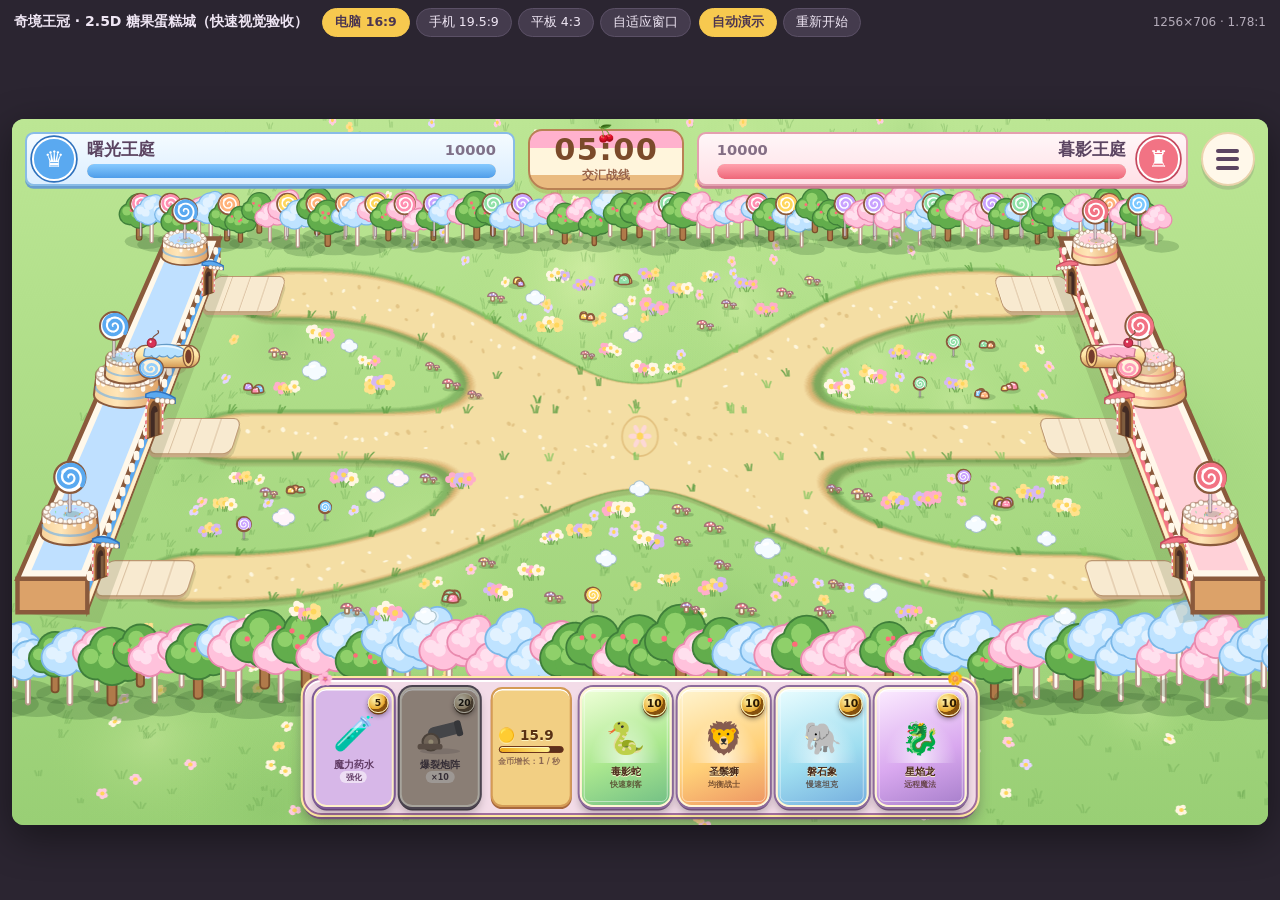
<file: design/ui-preview-25d.html>
<!DOCTYPE html>
<html lang="zh-CN">
<head>
<meta charset="UTF-8" />
<meta name="viewport" content="width=device-width, initial-scale=1, viewport-fit=cover" />
<title>奇境王冠 · 2.5D 糖果蛋糕城预览</title>
<style>
/* ============================================================
   奇境王冠 · 对局 UI 重构预览（展示页，不是正式游戏）
   - 战场：Canvas 程序绘制的俯视手绘风草地 / 道路 / 三门城墙 / 墙顶炮台
   - HUD：独立 DOM 组件，尺寸单位 rem = 舞台基准单位 u（由 JS 按舞台尺寸计算）
   - 比例：舞台可切换 16:9 / 19.5:9 / 4:3 / 自适应窗口，战场随比例拉伸
   ============================================================ */
:root{
  --ink:#5b4461;            /* 全局描边与文字：深紫棕，替代纯黑 */
  --ink-soft:rgba(91,68,97,.18);
  --cream:#fff8ea; --cream-2:#fbedd2; --line:#ead3ad;
  --gold:#f7c94f; --gold-d:#d99a2b;
  --blue:#5aa9f0; --blue-d:#2f72bd; --blue-l:#d8ecff;
  --red:#f27384;  --red-d:#c4485e;  --red-l:#ffe0e4;
  --ui-font:"Microsoft YaHei UI","PingFang SC","HarmonyOS Sans SC","Noto Sans SC",system-ui,sans-serif;
  --num-font:"Segoe UI","SF Pro Rounded","Arial Rounded MT Bold",system-ui,sans-serif;
  --emoji:"Segoe UI Emoji","Apple Color Emoji","Noto Color Emoji",sans-serif;
}
*{box-sizing:border-box;margin:0;padding:0}
html,body{height:100%}
body{background:#2b2531;color:var(--ink);font-family:var(--ui-font);overflow:hidden;-webkit-tap-highlight-color:transparent}
button{font:inherit;color:inherit;border:0;background:none;cursor:pointer}

/* ---------- 预览工具栏（页面外壳，固定 px，不随舞台缩放） ---------- */
#toolbar{position:fixed;inset:0 0 auto 0;height:44px;display:flex;align-items:center;gap:8px;padding:0 14px;color:#efe6f4;font-size:13px;z-index:10}
#toolbar .title{font-weight:700;font-size:14px;margin-right:6px;white-space:nowrap}
#toolbar .group{display:flex;gap:6px}
#toolbar button{padding:5px 12px;border-radius:999px;background:#443b4d;border:1px solid #5b5066;color:#efe6f4;font-size:12.5px;white-space:nowrap}
#toolbar button[aria-pressed="true"]{background:var(--gold);border-color:var(--gold);color:#4b3550;font-weight:700}
#toolbar .size{margin-left:auto;font:12px/1 var(--num-font);opacity:.7;white-space:nowrap}
body.fill #toolbar{display:none}
#exitFill{display:none}
body.fill #exitFill{display:flex}
#viewport{position:fixed;inset:44px 0 0 0;display:grid;place-items:center}
body.fill #viewport{inset:0}

/* ---------- 舞台 ---------- */
#stage{position:relative;overflow:hidden;border-radius:12px;box-shadow:0 12px 40px rgba(0,0,0,.45);background:#93d16f;user-select:none;touch-action:none}
body.fill #stage{border-radius:0;box-shadow:none}
#field{position:absolute;inset:0;width:100%;height:100%;display:block}

/* 所有 HUD 尺寸使用 rem（= u）。最小字号用 max() 保底，保证手机可读。 */
.hud{position:absolute;pointer-events:none}
.hud > *{pointer-events:auto}
.panel{background:var(--cream);border:max(1.5px,.22rem) solid var(--line);box-shadow:0 .35rem 0 var(--ink-soft)}

/* ---------- 顶部细条：双方血条 + 倒计时 + 菜单 ---------- */
#topbar{left:1.2rem;right:1.2rem;top:.9rem;height:5.6rem;display:grid;grid-template-columns:minmax(0,1fr) auto minmax(0,1fr) auto;align-items:center;gap:1.2rem}
.plate{position:relative;height:5rem;border-radius:.8rem;display:flex;align-items:center;gap:1rem;padding:0 1.6rem 0 .5rem;min-width:0}
.plate.enemy{flex-direction:row-reverse;padding:0 .5rem 0 1.6rem}
.crest{flex:none;width:4rem;height:4rem;border-radius:50%;display:grid;place-items:center;font-size:2.1rem;color:#fff;background:var(--blue);border:.25rem solid #fff;box-shadow:0 0 0 max(1px,.16rem) var(--blue-d)}
.enemy .crest{background:var(--red);box-shadow:0 0 0 max(1px,.16rem) var(--red-d)}
.plate .info{flex:1;min-width:0}
.plate .row{display:flex;justify-content:space-between;align-items:baseline;gap:.8rem;font-size:max(10px,1.55rem);font-weight:800;line-height:1.15;white-space:nowrap}
.enemy .row{flex-direction:row-reverse}
.plate .hp{font:700 max(9px,1.35rem)/1 var(--num-font);font-variant-numeric:tabular-nums;opacity:.75}
.bar{height:1.35rem;margin-top:.4rem;border-radius:1rem;background:#eee2d0;overflow:hidden;box-shadow:inset 0 .15rem 0 rgba(91,68,97,.14)}
.bar i{display:block;height:100%;width:100%;border-radius:inherit;background:linear-gradient(#86caff,#4f9de9);transition:width .25s}
.enemy .bar{transform:scaleX(-1)}
.enemy .bar i{background:linear-gradient(#ffa2ae,#ee6779)}
.timer{position:relative;min-width:13rem;height:5.6rem;padding:0 2.2rem;border-radius:2.8rem;display:grid;place-content:center;text-align:center;background:linear-gradient(#fff4cc,#ffe08c);border:max(1.5px,.24rem) solid #efc25b;box-shadow:0 .35rem 0 rgba(170,115,30,.22)}
.timer b{font:800 max(15px,2.8rem)/1 var(--num-font);font-variant-numeric:tabular-nums;color:#7b4a2a;letter-spacing:.05em}
.timer small{display:block;margin-top:.25rem;font-size:max(9px,1.1rem);font-weight:700;color:#a87445}
.round-btn{width:5rem;height:5rem;border-radius:50%;display:grid;place-items:center;font-size:2.2rem;background:var(--cream);border:max(1.5px,.22rem) solid var(--line);box-shadow:0 .35rem 0 var(--ink-soft)}
.round-btn:active{transform:translateY(.25rem);box-shadow:0 .1rem 0 var(--ink-soft)}
.burger{display:grid;gap:.42rem}
.burger i{display:block;width:2.1rem;height:.36rem;border-radius:.2rem;background:var(--ink)}
#menuPop{position:absolute;right:1.2rem;top:7.6rem;padding:.8rem;border-radius:1.8rem;display:none;flex-direction:column;gap:.3rem;min-width:17rem;z-index:3}
#menuPop.open{display:flex}
#menuPop button{display:flex;align-items:center;gap:1rem;padding:.9rem 1.2rem;border-radius:1.2rem;font-size:max(11px,1.6rem);font-weight:700;text-align:left}
#menuPop button:hover{background:var(--cream-2)}
#menuPop .ico{font-family:var(--emoji);font-size:max(12px,1.8rem);width:2.4rem;text-align:center}

/* Ribbon tails and a cream cake clock, sharing the team's own darker outline. */
.plate::before,.plate::after{content:"";position:absolute;top:.5rem;bottom:.5rem;width:1.8rem;background:var(--blue-l);z-index:-1}
.plate::before{left:-.8rem;clip-path:polygon(0 0,100% 0,100% 100%,0 100%,35% 50%)}
.plate::after{right:-.8rem;clip-path:polygon(0 0,100% 0,65% 50%,100% 100%,0 100%)}
.plate.enemy::before,.plate.enemy::after{background:var(--red-l)}
.plate.player{background:linear-gradient(#f5fbff,#dceeff);border-color:#89bce7;box-shadow:0 .25rem #689ed0}
.plate.enemy{background:linear-gradient(#fff6f8,#ffe0e6);border-color:#e4a0af;box-shadow:0 .25rem #cc7c91}
.timer{background:linear-gradient(#ffb1cd 0 30%,#fff5dc 30% 78%,#eabb80 78%);border-color:#b98154;border-radius:1.3rem 1.3rem 1.8rem 1.8rem}
.timer::before{content:"🍒";position:absolute;top:-.65rem;left:50%;transform:translateX(-50%);font:1.5rem var(--emoji)}
.timer small{color:#97634a}
@media(max-width:1000px){#toolbar .title{display:none}#toolbar{gap:4px;padding:0 6px}#toolbar button{font-size:10px;padding:5px 6px}.size{display:none}}
/* ---------- 战场提示 ---------- */
#hint{left:50%;top:8.4rem;transform:translateX(-50%);padding:.7rem 1.8rem;border-radius:2rem;background:rgba(91,68,97,.82);color:#fff;font-size:max(10px,1.45rem);font-weight:700;white-space:nowrap;opacity:0;transition:opacity .2s;pointer-events:none}
#hint.show{opacity:1}

/* ---------- 底部：左侧技能 + 中间卡牌托盘（外观还原原版） ---------- */
#dock{left:1.2rem;right:1.2rem;bottom:.9rem;height:12.6rem}
#skills{position:absolute;left:0;bottom:0;display:flex;gap:.8rem}
#hand{position:absolute;left:50%;bottom:0;transform:translateX(-50%);height:100%;display:flex;align-items:stretch;gap:.62rem;padding:.62rem .8rem;border-radius:1.7rem;background:#f3dce8;border:max(2px,.25rem) solid #a06d9d;box-shadow:inset 0 .19rem 0 #fff,0 0 0 max(1.5px,.19rem) #ffe8a1,0 .38rem 0 #7a567d,0 .75rem 1.2rem rgba(56,40,61,.4)}
#hand::before,#hand::after{position:absolute;top:-.82rem;font-family:var(--emoji);font-size:max(12px,1.2rem);line-height:1;z-index:4}
#hand::before{content:"🌸";left:1.1rem}
#hand::after{content:"🌼";right:1.1rem}

.coins{width:7.4rem;border-radius:1.05rem;padding:.5rem;display:flex;flex-direction:column;justify-content:center;gap:.32rem;background:#f2cf83;border:max(1.5px,.19rem) solid #d49b56;box-shadow:inset 0 .13rem 0 #fff,0 .19rem 0 #a8683e;color:#65403f}
.coins b{font-size:max(12px,1.25rem);font-weight:900;color:#593013;text-shadow:0 1px #fff4bd;white-space:nowrap;font-variant-numeric:tabular-nums}
.coins .bar{height:.6rem;margin:0;border:max(1px,.13rem) solid #6c351c;background:#5b2f1c;box-shadow:none}
.coins .bar i{background:linear-gradient(90deg,#f0a918,#fff08d);box-shadow:inset 0 1px #fff7bd}
.coins small{font-size:max(8px,.7rem);font-weight:800;opacity:.72;white-space:nowrap}

.card{position:relative;width:8.5rem;border-radius:1.25rem;padding:0 .38rem;display:flex;flex-direction:column;align-items:center;justify-content:center;overflow:hidden;color:#492919;background:var(--card-bg);border:max(1.5px,.19rem) solid #fff6d4;box-shadow:inset 0 .13rem 0 #fff,0 0 0 max(1.5px,.19rem) #8c6a9c,0 .32rem 0 #705179,0 .56rem .8rem rgba(0,0,0,.27);transition:transform .15s,filter .2s}
.card::before{content:"";position:absolute;inset:.19rem;border:1px solid rgba(255,255,255,.48);border-radius:.56rem;pointer-events:none}
.card .art{width:100%;height:4.6rem;margin-top:.9rem;display:grid;place-items:center;font-family:var(--emoji);font-size:2.9rem;line-height:1;background:radial-gradient(ellipse at 50% 95%,rgba(255,255,255,.68),transparent 63%)}
.card .name{font-size:max(10px,.9rem);font-weight:900;text-shadow:0 1px #fff9d0;white-space:nowrap;margin-top:.15rem}
.card .tag{font-size:max(8px,.58rem);font-weight:800;opacity:.72;white-space:nowrap}
.cost{position:absolute;right:.32rem;top:.32rem;width:2.2rem;height:2.2rem;border-radius:50%;display:grid;place-items:center;font:900 max(10px,1rem)/1 var(--num-font);color:#2a1903;background:radial-gradient(circle at 35% 30%,#fff9b8,#e9a92c 55%,#86510e 57%);border:max(1.5px,.13rem) solid #fff6b5;box-shadow:0 .13rem 0 #6f3d0e,0 .25rem .45rem rgba(0,0,0,.4);z-index:2}
.card[data-type="snake"]{--card-bg:linear-gradient(160deg,#efffd8,#abe88f 56%,#72bf85)}
.card[data-type="lion"]{--card-bg:linear-gradient(160deg,#fff4cf,#ffd078 58%,#ed9563)}
.card[data-type="elephant"]{--card-bg:linear-gradient(160deg,#eafdff,#9fdef0 58%,#75aede)}
.card[data-type="dragon"]{--card-bg:linear-gradient(160deg,#fcecff,#d9a8ef 58%,#a77fcb)}

.skill{position:relative;width:8rem;height:9.8rem;border-radius:1.15rem;display:flex;flex-direction:column;align-items:center;justify-content:center;gap:.2rem;overflow:hidden;color:#613b65;border:max(1.5px,.19rem) solid #fff1c8;box-shadow:inset 0 .13rem 0 #fff,0 0 0 max(1.5px,.19rem) #7f5b98,0 .32rem 0 #654777,0 .56rem .9rem rgba(0,0,0,.27);transition:transform .15s,filter .2s}
.skill.potion{background:#d7b7e8}
.skill.burst{background:#f3b184}
.skill .art{height:4rem;display:grid;place-items:center;font-family:var(--emoji);font-size:3.1rem;line-height:1}
.skill .art svg{width:5.4rem;height:4rem}
.skill .name{font-size:max(10px,.95rem);font-weight:800;white-space:nowrap}
.skill .meta{font:700 max(8px,.7rem)/1 var(--num-font)}
.skill .count{padding:.15rem .5rem;border-radius:1rem;background:rgba(255,255,255,.55)}
.skill .cost{width:1.9rem;height:1.9rem;font-size:max(9px,.85rem)}

.card:hover,.skill:hover{transform:translateY(-.32rem);filter:brightness(1.05)}
.card.selected,.skill.selected{transform:translateY(-.2rem);filter:brightness(1.16);outline:max(2px,.19rem) solid #fff7bf;box-shadow:0 0 0 max(1.5px,.19rem) #9c551f,0 0 1.15rem #ffe787}
.card.poor,.card.cooling,.skill.poor,.skill.cooling{filter:grayscale(.72) brightness(.68)}
.card.buffed{outline:max(2px,.19rem) solid #d798ff;box-shadow:0 0 1.6rem rgba(199,120,255,.9),0 .56rem 1.25rem rgba(0,0,0,.42)}
.card.buffed::after{content:"药水强化";position:absolute;left:.32rem;bottom:.32rem;padding:.12rem .32rem;border-radius:.38rem;background:rgba(101,39,145,.9);border:1px solid #e2b3ff;color:#fff;font-size:max(8px,.56rem);font-weight:900;z-index:3}

/* 冷却遮罩：原版样式，从底部按剩余比例升起 + 秒数 */
.cd{display:none;position:absolute;left:0;right:0;bottom:0;height:calc(var(--p,0) * 100%);background:linear-gradient(rgba(31,23,25,.64),rgba(12,9,13,.86));z-index:1;pointer-events:none}
.cooling .cd{display:block}
.cooling::after{content:attr(data-cd);position:absolute;inset:0;display:grid;place-items:center;font:900 max(12px,1.5rem)/1 var(--num-font);color:#fff7cf;text-shadow:0 2px 5px #000;z-index:4;pointer-events:none}

/* 2.5D 版：技能、金币、四张卡同在一条长托盘里 */
#hand{gap:.55rem}
#hand .skill{height:auto;width:7.4rem}
#hand .skill.burst{margin-right:.45rem}
#hand .coins{margin-right:.2rem}

/* ---------- 竖屏提示（仅自适应模式） ---------- */
#rotate{position:absolute;inset:0;display:none;place-content:center;text-align:center;gap:12px;background:#2b2531;color:#fff;font-size:16px;z-index:5}
#rotate .ico{font-size:44px;font-family:var(--emoji)}
#stage.portrait #rotate{display:grid}
</style>
</head>
<body>
<div id="toolbar">
  <span class="title">奇境王冠 · 2.5D 糖果蛋糕城（快速视觉验收）</span>
  <div class="group" id="ratioGroup">
    <button data-ratio="1.7778" aria-pressed="true">电脑 16:9</button><button data-ratio="2.1667">手机 19.5:9</button><button data-ratio="1.3333">平板 4:3</button><button data-ratio="fill">自适应窗口</button>
  </div>
  <div class="group">
    <button id="autoBtn" aria-pressed="true">自动演示</button>
    <button id="restartBtn">重新开始</button>
  </div>
  <span class="size" id="sizeLabel"></span>
</div>

<div id="viewport">
  <div id="stage">
    <canvas id="field" aria-label="交汇战线战场"></canvas>

    <div id="topbar" class="hud">
      <div class="plate player panel">
        <div class="crest">♛</div>
        <div class="info">
          <div class="row"><span>曙光王庭</span><span class="hp" id="pHpText">10000</span></div>
          <div class="bar"><i id="pHp"></i></div>
        </div>
      </div>
      <div class="timer"><b id="timer">05:00</b><small>交汇战线</small></div>
      <div class="plate enemy panel">
        <div class="crest">♜</div>
        <div class="info">
          <div class="row"><span>暮影王庭</span><span class="hp" id="eHpText">10000</span></div>
          <div class="bar"><i id="eHp"></i></div>
        </div>
      </div>
      <button class="round-btn" id="menuBtn" title="菜单" aria-label="菜单" aria-expanded="false"><span class="burger"><i></i><i></i><i></i></span></button>
    </div>
    <div id="menuPop" class="panel" role="menu">
      <button role="menuitem" id="pauseItem"><span class="ico">⏸️</span><span>暂停对局</span></button>
      <button role="menuitem"><span class="ico">🔊</span><span>音乐与音效</span></button>
      <button role="menuitem"><span class="ico">📊</span><span>数值报告</span></button>
      <button role="menuitem"><span class="ico">⛶</span><span>全屏</span></button>
      <button role="menuitem"><span class="ico">🏠</span><span>返回首页</span></button>
      <button role="menuitem" id="exitFill"><span class="ico">↩️</span><span>退出自适应预览</span></button>
    </div>

    <div id="hint" class="hud" aria-live="polite"></div>

    <div id="dock" class="hud">
      <div id="hand">
        <button class="skill potion" data-skill="potion" title="魔力药水：选中后点一张卡牌，强化该卡下一次部署的单位">
          <span class="cost">5</span>
          <span class="art">🧪</span><span class="name">魔力药水</span>
          <span class="meta"><span class="count">强化</span></span>
          <span class="cd"></span>
        </button>
        <button class="skill burst" data-skill="burst" title="爆裂炮阵：选中后点一条道路，沿该路连续炮击">
          <span class="cost">20</span>
          <span class="art"><svg viewBox="0 0 70 52" aria-hidden="true">
            <ellipse cx="35" cy="47" rx="24" ry="3.5" fill="rgba(91,68,97,.18)"/>
            <rect x="20" y="15" width="40" height="15" rx="7.5" fill="#5f6577" transform="rotate(-14 40 22)"/>
            <rect x="53" y="10" width="8" height="19" rx="3" fill="#4a4f5f" transform="rotate(-14 57 19)"/>
            <circle cx="24" cy="36" r="10" fill="#c98a4b" stroke="#8b5a32" stroke-width="2.5"/>
            <circle cx="24" cy="36" r="3" fill="#f7c94f"/>
            <rect x="8" y="38" width="30" height="7" rx="3.5" fill="#a46a3c"/>
          </svg></span>
          <span class="name">爆裂炮阵</span>
          <span class="meta"><span class="count">×10</span></span>
          <span class="cd"></span>
        </button>
        <div class="coins">
          <b id="coinText">🟡 15.0</b>
          <div class="bar"><i id="coinBar"></i></div>
          <small>金币增长：1 / 秒</small>
        </div>
        <button class="card" data-type="snake" title="毒影蛇 · 快速刺客&#10;生命 500 · 攻击 10 · 移速 80 · 射程 60&#10;中毒 2/s×10 秒，可独立叠加"><span class="cost">10</span><span class="art">🐍</span><span class="name">毒影蛇</span><span class="tag">快速刺客</span><span class="cd"></span></button>
        <button class="card" data-type="lion" title="圣鬃狮 · 均衡战士&#10;生命 700 · 攻击 20 · 移速 60 · 射程 70&#10;参与击杀回复 100 生命"><span class="cost">10</span><span class="art">🦁</span><span class="name">圣鬃狮</span><span class="tag">均衡战士</span><span class="cd"></span></button>
        <button class="card" data-type="elephant" title="磐石象 · 慢速坦克&#10;生命 1000 · 攻击 15 · 移速 40 · 射程 80&#10;每 3 秒蓄势，下一击 300% 伤害"><span class="cost">10</span><span class="art">🐘</span><span class="name">磐石象</span><span class="tag">慢速坦克</span><span class="cd"></span></button>
        <button class="card" data-type="dragon" title="星焰龙 · 远程魔法&#10;生命 800 · 攻击 20 · 移速 50 · 射程 100&#10;群体燃烧 20/s×3 秒"><span class="cost">10</span><span class="art">🐉</span><span class="name">星焰龙</span><span class="tag">远程魔法</span><span class="cd"></span></button>
      </div>
    </div>

    <div id="rotate"><div class="ico">📱↻</div><div>请将设备旋转至横屏</div></div>
  </div>
</div>

<script>
/* P1：舞台尺寸、比例切换、u 基准单位。战场绘制（P2）与演示逻辑（P3）见后续脚本块。 */
(() => {
'use strict';
const $ = s => document.querySelector(s), $$ = s => [...document.querySelectorAll(s)];
const stage = $('#stage');
let ratio = 1.7778;

// u = 舞台基准单位（px）。按高度 1%，宽度过窄时收缩，太小时保底以保证手机可读。
function computeUnit(w, h) { return Math.max(4.4, Math.min(h / 65, w * .0097)); }

function fitStage() {
  const vp = $('#viewport').getBoundingClientRect();
  let w, h;
  if (ratio === 'fill') { w = vp.width; h = vp.height; }
  else {
    const pad = 24, aw = vp.width - pad, ah = vp.height - pad;
    if (aw / ah > ratio) { h = ah; w = h * ratio; } else { w = aw; h = w / ratio; }
  }
  w = Math.floor(w); h = Math.floor(h);
  stage.style.width = w + 'px'; stage.style.height = h + 'px';
  document.documentElement.style.fontSize = computeUnit(w, h).toFixed(2) + 'px';
  stage.classList.toggle('portrait', ratio === 'fill' && w / h < 1.15);
  $('#sizeLabel').textContent = `${w}×${h} · ${(w / h).toFixed(2)}:1`;
  window.dispatchEvent(new CustomEvent('stage-resize', { detail: { w, h } }));
}

$$('#ratioGroup button').forEach(b => b.addEventListener('click', () => {
  $$('#ratioGroup button').forEach(x => x.setAttribute('aria-pressed', x === b));
  ratio = b.dataset.ratio === 'fill' ? 'fill' : +b.dataset.ratio;
  document.body.classList.toggle('fill', ratio === 'fill');
  fitStage();
}));
const menuBtn = $('#menuBtn'), menuPop = $('#menuPop');
menuBtn.addEventListener('click', e => { e.stopPropagation(); const open = !menuPop.classList.contains('open'); menuPop.classList.toggle('open', open); menuBtn.setAttribute('aria-expanded', open); });
document.addEventListener('click', e => { if (!menuPop.contains(e.target)) { menuPop.classList.remove('open'); menuBtn.setAttribute('aria-expanded', false); } });
$('#exitFill').addEventListener('click', () => $('#ratioGroup button').click());
window.addEventListener('resize', fitStage);
window.QJ = { $, $$, stage, fitStage };
})();
</script>
<script src="../js/candy-field.js"></script>
<script>
(() => {
const canvas=QJ.$('#field'),ctx=canvas.getContext('2d');
const field={...CandyField,ctx,canvas,F:null,bg:null,dpr:1};
window.addEventListener('stage-resize',e=>{
 const {w,h}=e.detail,dpr=Math.min(w<950?1.25:2,devicePixelRatio||1);
 canvas.width=Math.round(w*dpr);canvas.height=Math.round(h*dpr);ctx.setTransform(dpr,0,0,dpr,0,0);
 const F=CandyField.buildGeometry(w,h);Object.assign(field,{F,dpr,bg:CandyField.background(F,dpr)});
 window.dispatchEvent(new CustomEvent('field-ready',{detail:F}));
});QJ.field=field;
})();
</script>
<script>
QJ.fitStage();
/* P3：演示逻辑。只为展示 UI 动态效果，数值取自正式版但简化了特殊能力。 */
(() => {
'use strict';
const { $, $$ } = QJ, fd = QJ.field, ctx = fd.ctx;
const TAU = Math.PI * 2, clamp = (v, a, b) => Math.max(a, Math.min(b, v)), lerp = (a, b, t) => a + (b - a) * t;
const EMOJI = '"Segoe UI Emoji","Apple Color Emoji","Noto Color Emoji",sans-serif';
// 数值与正式版 UNIT_DATA 一致（速度/射程单位为原版像素，运行时乘 F.k 换算）
const UNITS = {
  snake:    { icon: '🐍', cost: 10, hp: 500,  atk: 10, speed: 80, range: 60,  interval: .2, cd: 5, size: 23, faceLeft: true },
  lion:     { icon: '🦁', cost: 10, hp: 700,  atk: 20, speed: 60, range: 70,  interval: .5, cd: 5, size: 27, faceLeft: true },
  elephant: { icon: '🐘', cost: 10, hp: 1000, atk: 15, speed: 40, range: 80,  interval: .8, cd: 5, size: 32, faceLeft: true },
  dragon:   { icon: '🐉', cost: 10, hp: 800,  atk: 20, speed: 50, range: 100, interval: 1,  cd: 5, size: 29, faceLeft: true, ranged: true }
};
const SKILLS = { potion: { cost: 5, cd: 20 }, burst: { cost: 20, cd: 20, dmg: 1000, n: 10 } };
const WALL_HP = 10000, INCOME = 1, CANNON = { interval: 2, windup: .28, dmg: 150, speed: 760 };
const TYPES = Object.keys(UNITS);

let S;
function reset() {
  S = {
    time: 300, coins: { player: 15, enemy: 15 }, hp: { player: WALL_HP, enemy: WALL_HP },
    units: [], shots: [], fx: [], nextId: 1, paused: false, over: 0, clock: 0,
    cool: { player: {}, enemy: {} }, skillCool: { player: { potion: 0, burst: 0 }, enemy: { potion: 0, burst: 0 } },
    buffed: { player: null, enemy: null }, selected: null, hover: -1,
    ai: { player: 1.6, enemy: 1.2 },
    wall: { player: { shake: 0, flash: 0 }, enemy: { shake: 0, flash: 0 } },
    gun: {
      player: { angle: 0, rest: 0, clock: 1, windup: 0, recoil: 0, target: null },
      enemy:  { angle: Math.PI, rest: Math.PI, clock: 1.5, windup: 0, recoil: 0, target: null }
    }
  };
  setSelected(null); hint('');
}
const F = () => fd.F;
const other = side => side === 'player' ? 'enemy' : 'player';
const dir = side => side === 'player' ? 1 : -1;
function unitPos(u) {
  const p = F().paths[u.lane], q = p.at(u.t), a = p.angle(u.t), off = u.offset * F().rw;
  return { x: q.x - Math.sin(a) * off, y: q.y + Math.cos(a) * off };
}
function unitR(u) { return F().unitR * (UNITS[u.type].size / 27) * (u.buffed ? 1.22 : 1); }

/* ---------- 操作 ---------- */
let hintTimer = 0;
function hint(text, sec = 2.2) { const el = $('#hint'); el.textContent = text; el.classList.toggle('show', !!text); hintTimer = text ? sec : 0; }
function setSelected(sel) {
  S && (S.selected = sel);
  $$('.card,.skill').forEach(el => el.classList.toggle('selected', !!sel && (el.dataset.type === sel.id || el.dataset.skill === sel.id)));
}
function deploy(side, type, lane) {
  const d = UNITS[type];
  if (S.coins[side] < d.cost || (S.cool[side][type] || 0) > 0) return false;
  S.coins[side] -= d.cost; S.cool[side][type] = d.cd;
  const buffed = S.buffed[side] === type; if (buffed) S.buffed[side] = null;
  S.units.push({
    id: S.nextId++, side, type, lane, t: side === 'player' ? 0 : 1, offset: 0,
    hp: d.hp * (buffed ? 1.5 : 1), maxHp: d.hp * (buffed ? 1.5 : 1), buffed, clock: .3, bob: Math.random() * TAU, flash: 0, attack: 0, born: .35
  });
  return true;
}
function useBurst(side, lane) {
  const sk = SKILLS.burst;
  if (S.coins[side] < sk.cost || S.skillCool[side].burst > 0) return false;
  S.coins[side] -= sk.cost; S.skillCool[side].burst = sk.cd;
  for (let i = 0; i < sk.n; i++) {
    const t = side === 'player' ? .3 + i * .065 : .7 - i * .065;
    S.fx.push({ kind: 'drop', side, lane, t, delay: .05 + i * .11, life: .42, max: .42 });
  }
  return true;
}
function usePotion(side, type) {
  const sk = SKILLS.potion;
  if (S.coins[side] < sk.cost || S.skillCool[side].potion > 0) return false;
  S.coins[side] -= sk.cost; S.skillCool[side].potion = sk.cd; S.buffed[side] = type; return true;
}

$$('.card').forEach(el => el.addEventListener('click', e => {
  e.stopPropagation(); const type = el.dataset.type;
  if (S.selected?.id === 'potion') {
    if (usePotion('player', type)) hint('已强化：下一只' + el.querySelector('.name').textContent); else hint('金币不足或药水冷却中');
    setSelected(null); return;
  }
  if (S.selected?.id === type) { setSelected(null); hint(''); return; }
  if (S.coins.player < UNITS[type].cost) { hint('金币不足'); return; }
  if ((S.cool.player[type] || 0) > 0) { hint('卡牌冷却中'); return; }
  setSelected({ kind: 'card', id: type }); hint('点击任意道路，选择出兵路线', 3);
}));
$$('.skill').forEach(el => el.addEventListener('click', e => {
  e.stopPropagation(); const id = el.dataset.skill, sk = SKILLS[id];
  if (S.selected?.id === id) { setSelected(null); hint(''); return; }
  if (S.coins.player < sk.cost || S.skillCool.player[id] > 0) { hint('金币不足或技能冷却中'); return; }
  setSelected({ kind: 'skill', id }); hint(id === 'potion' ? '点击一张卡牌，强化它的下一只单位' : '点击一条道路，发动连续炮击', 3);
}));
const canvas = fd.canvas;
function pointer(e) { const r = canvas.getBoundingClientRect(); return fd.unproject(F(), e.clientX-r.left, e.clientY-r.top); }
canvas.addEventListener('pointermove', e => {
  if (!S.selected || S.selected.id === 'potion') { S.hover = -1; return; }
  const p = pointer(e), n = fd.nearestLane(F(), p.x, p.y); S.hover = n.d < F().rw * 1.1 ? n.i : -1;
});
canvas.addEventListener('pointerleave', () => { S.hover = -1; });
canvas.addEventListener('pointerdown', e => {
  if (!S.selected || S.selected.id === 'potion') return;
  const p = pointer(e), n = fd.nearestLane(F(), p.x, p.y);
  if (n.d > F().rw * 1.1) { hint('请点击道路范围内'); return; }
  const ok = S.selected.kind === 'card' ? deploy('player', S.selected.id, n.i) : useBurst('player', n.i);
  if (!ok) hint('金币不足或冷却中'); else hint('');
  setSelected(null); S.hover = -1;
});
$('#autoBtn').addEventListener('click', e => { const on = e.currentTarget.getAttribute('aria-pressed') !== 'true'; e.currentTarget.setAttribute('aria-pressed', on); });
$('#restartBtn').addEventListener('click', reset);
$('#pauseItem').addEventListener('click', () => { S.paused = !S.paused; $('#pauseItem span:last-child').textContent = S.paused ? '继续对局' : '暂停对局'; hint(S.paused ? '对局已暂停' : '', S.paused ? 1e9 : 0); });

/* ---------- AI（敌方常驻；我方在“自动演示”开启时） ---------- */
function think(side, dt) {
  S.ai[side] -= dt; if (S.ai[side] > 0) return;
  S.ai[side] = 1.8 + Math.random() * 1.6;
  const foes = S.units.filter(u => u.side !== side);
  if (S.coins[side] >= 32 && S.skillCool[side].burst <= 0 && foes.length >= 4) {
    const count = [0, 1, 2].map(i => foes.filter(u => u.lane === i).length);
    if (useBurst(side, count.indexOf(Math.max(...count)))) return;
  }
  const type = TYPES[Math.floor(Math.random() * TYPES.length)];
  if (S.coins[side] >= 18 && S.skillCool[side].potion <= 0 && Math.random() < .35) usePotion(side, type);
  deploy(side, type, Math.floor(Math.random() * 3));
}

/* ---------- 战斗 ---------- */
function damage(u, v, fromSide) {
  u.hp -= v; u.flash = .18;
  if (u.hp <= 0 && !u.dead) { u.dead = true; const p = unitPos(u); S.fx.push({ kind: 'poof', x: p.x, y: p.y, life: .5, max: .5 }); }
}
function hitWall(side, v) {
  S.hp[side] = Math.max(0, S.hp[side] - v);
  S.wall[side].shake = Math.min(1, S.wall[side].shake + .5); S.wall[side].flash = .2;
}
function updateUnits(dt) {
  const f = F();
  const pos = new Map(S.units.map(u => [u, unitPos(u)]));
  for (const u of S.units) {
    if (u.dead) continue;
    const d = UNITS[u.type], p = pos.get(u), range = d.range * f.k + f.unitR * .6;
    u.bob += dt * 7; u.flash = Math.max(0, u.flash - dt); u.attack = Math.max(0, u.attack - dt * 4); u.born = Math.max(0, u.born - dt);
    u.clock = Math.max(0, u.clock - dt);
    let target = null, best = Infinity;
    for (const v of S.units) {
      if (v.side === u.side || v.dead) continue;
      const q = pos.get(v), dd = Math.hypot(q.x - p.x, q.y - p.y);
      if (dd < range && dd < best) { best = dd; target = v; }
    }
    const path = f.paths[u.lane], remain = (u.side === 'player' ? 1 - u.t : u.t) * path.length;
    const atWall = remain <= range * .55 + f.rw * .55;
    if (target || atWall) {
      if (u.clock <= 0) {
        u.clock = d.interval; u.attack = 1;
        const dmg = d.atk * (u.buffed ? 1.5 : 1);
        if (target) {
          const q = pos.get(target);
          if (d.ranged) S.shots.push({ kind: 'orb', side: u.side, x: p.x, y: p.y - unitR(u) * .3, target, dmg, speed: 520 * f.k });
          else { damage(target, dmg); if (Math.random() < .35) S.fx.push({ kind: 'clash', x: (p.x + q.x) / 2, y: (p.y + q.y) / 2 - f.unitR * .4, life: .3, max: .3 }); }
        } else {
          hitWall(other(u.side), dmg);
          if (Math.random() < .4) S.fx.push({ kind: 'clash', x: p.x + dir(u.side) * f.unitR, y: p.y - f.unitR * .3, life: .3, max: .3 });
        }
      }
    } else {
      u.t = clamp(u.t + dir(u.side) * d.speed * f.k * dt / path.length, 0, 1);
    }
  }
  S.units = S.units.filter(u => !u.dead);
}
function updateGuns(dt) {
  const f = F();
  for (const side of ['player', 'enemy']) {
    const g = S.gun[side], piv = f.pivot[side], range = f.L * .3;
    g.clock = Math.max(0, g.clock - dt); g.recoil = Math.max(0, g.recoil - dt * 5);
    // 目标：射程内最靠近己方城门的敌军
    let target = null, best = Infinity;
    for (const u of S.units) {
      if (u.side === side) continue;
      const p = unitPos(u), dd = Math.hypot(p.x - piv.x, p.y - piv.y);
      if (dd < range && dd < best) { best = dd; target = u; }
    }
    g.target = target;
    const aim = target ? (() => { const p=fd.project(f,unitPos(target).x,unitPos(target).y), m=fd.cannonPose(f,side,g.angle,0); return Math.atan2((p.y-m.y)/.55,p.x-m.x); })() : g.rest;
    g.angle += Math.atan2(Math.sin(aim - g.angle), Math.cos(aim - g.angle)) * clamp(dt * 7, 0, 1);
    if (g.windup > 0) {
      g.windup -= dt;
      if (g.windup <= 0) {
        if (target) {
          const screenM=fd.muzzle(f,side,g.angle,1), m=fd.unproject(f,screenM.x,screenM.y), tp = unitPos(target), dist = Math.hypot(tp.x - m.x, tp.y - m.y);
          S.shots.push({ kind: 'shell', side, sx: m.x, sy: m.y, tx: tp.x, ty: tp.y, t: 0, dur: Math.max(.22, dist / (CANNON.speed * f.k)), target, dmg: CANNON.dmg });
          S.fx.push({ kind: 'flash', x: m.x, y: m.y, a: g.angle, life: .16, max: .16 });
          g.recoil = 1;
        }
        g.clock = CANNON.interval;
      }
    } else if (target && g.clock <= 0) g.windup = CANNON.windup;
  }
}
function updateShots(dt) {
  const f = F();
  for (const s of S.shots) {
    if (s.kind === 'shell') {
      s.t += dt / s.dur;
      if (s.target && !s.target.dead) { const p = unitPos(s.target); s.tx = lerp(s.tx, p.x, .25); s.ty = lerp(s.ty, p.y, .25); }
      if (s.t >= 1) {
        s.done = true; S.fx.push({ kind: 'boom', x: s.tx, y: s.ty, r: f.rw * .55, life: .38, max: .38 });
        for (const u of S.units) { if (u.side === s.side) continue; const p = unitPos(u); if (Math.hypot(p.x - s.tx, p.y - s.ty) < f.rw * .55) damage(u, s.dmg); }
      }
    } else {
      if (!s.target || s.target.dead) { s.done = true; continue; }
      const p = unitPos(s.target), dx = p.x - s.x, dy = p.y - s.y, dd = Math.hypot(dx, dy), step = s.speed * dt;
      if (dd <= step) { s.done = true; damage(s.target, s.dmg); S.fx.push({ kind: 'spark', x: p.x, y: p.y, life: .3, max: .3 }); }
      else { s.x += dx / dd * step; s.y += dy / dd * step; }
    }
  }
  S.shots = S.shots.filter(s => !s.done);
}
function updateFx(dt) {
  const f = F();
  for (const x of S.fx) {
    if (x.delay > 0) { x.delay -= dt; continue; }
    x.life -= dt;
    if (x.kind === 'drop' && x.life <= 0 && !x.hit) {
      x.hit = true; const q = f.paths[x.lane].at(x.t);
      S.fx.push({ kind: 'boom', x: q.x, y: q.y, r: f.rw * .75, life: .48, max: .48, big: true });
      for (const u of S.units) { if (u.side === x.side) continue; const p = unitPos(u); if (Math.hypot(p.x - q.x, p.y - q.y) < f.rw * .8) damage(u, SKILLS.burst.dmg); }
    }
  }
  S.fx = S.fx.filter(x => x.delay > 0 || x.life > 0);
}
function update(dt) {
  if (S.paused) return;
  if (S.over > 0) { S.over -= dt; if (S.over <= 0) reset(); return; }
  S.clock += dt; S.time = Math.max(0, S.time - dt);
  for (const side of ['player', 'enemy']) {
    S.coins[side] += INCOME * dt;
    for (const k in S.cool[side]) S.cool[side][k] = Math.max(0, S.cool[side][k] - dt);
    for (const k in S.skillCool[side]) S.skillCool[side][k] = Math.max(0, S.skillCool[side][k] - dt);
    S.wall[side].shake = Math.max(0, S.wall[side].shake - dt * 3); S.wall[side].flash = Math.max(0, S.wall[side].flash - dt);
  }
  think('enemy', dt);
  if ($('#autoBtn').getAttribute('aria-pressed') === 'true') think('player', dt);
  updateUnits(dt); updateGuns(dt); updateShots(dt); updateFx(dt);
  if (S.hp.player <= 0 || S.hp.enemy <= 0 || S.time <= 0) {
    const win = S.hp.enemy < S.hp.player;
    hint(S.hp.enemy === S.hp.player ? '平局！3 秒后重新开始' : win ? '胜利！3 秒后重新开始' : '失败！3 秒后重新开始', 3); S.over = 3;
  }
}

/* ---------- 绘制 ---------- */
function drawUnit(u) {
  const d=UNITS[u.type], gp=unitPos(u), p=fd.project(F(),gp.x,gp.y), r=unitR(u)*p.k, team=fd.TEAM[u.side];
  const pop = u.born > 0 ? 1 - u.born / .35 : 1, s = .4 + .6 * pop, hop = Math.abs(Math.sin(u.bob)) * r * .2, lift = (r * 1.05 + hop) * s;
  ctx.save(); ctx.translate(p.x, p.y);
  ctx.fillStyle = 'rgba(52,80,44,.3)'; ctx.beginPath(); ctx.ellipse(r * .1, r * .14, r * 1.15 * s, r * .5 * s, 0, 0, TAU); ctx.fill();
  ctx.fillStyle = team.dark; ctx.beginPath(); ctx.ellipse(0, r * .1, r * s, r * .42 * s, 0, 0, TAU); ctx.fill();
  ctx.fillStyle = u.side === 'player' ? '#dceeff' : '#ffe2e7'; ctx.beginPath(); ctx.ellipse(0, 0, r * s, r * .42 * s, 0, 0, TAU); ctx.fill();
  ctx.lineWidth = Math.max(1.4, r * .12); ctx.strokeStyle = team.main; ctx.stroke();
  if (u.buffed) { ctx.strokeStyle = 'rgba(199,155,255,.9)'; ctx.lineWidth = Math.max(1.2, r * .09); ctx.beginPath(); ctx.ellipse(0, 0, r * 1.2 * s, r * .52 * s, 0, 0, TAU); ctx.stroke(); }
  ctx.save(); ctx.translate(0, -lift); const sc = s * (1 + u.attack * .12); ctx.scale(sc, sc);
  if (d.faceLeft === (u.side === 'player')) ctx.scale(-1, 1);
  ctx.globalAlpha = u.flash > 0 ? .6 : 1; ctx.shadowColor = 'rgba(255,255,255,.95)'; ctx.shadowBlur = r * .3;
  ctx.font = `${Math.round(r * 1.9)}px ${EMOJI}`; ctx.textAlign = 'center'; ctx.textBaseline = 'middle'; ctx.fillText(d.icon, 0, 0);
  ctx.restore();
  if (u.buffed) { ctx.font = `${Math.round(r * .8)}px ${EMOJI}`; ctx.textAlign = 'center'; ctx.textBaseline = 'middle'; ctx.fillText('👑', 0, -lift - r * 1.25); }
  ctx.restore();
  if (u.hp < u.maxHp) {
    const bw = r * 1.7, bh = Math.max(3, r * .17), x = p.x - bw / 2, y = p.y - lift - r * (u.buffed ? 1.75 : 1.2);
    ctx.fillStyle = 'rgba(255,255,255,.92)'; fd.rr(ctx, x - 1, y - 1, bw + 2, bh + 2, bh); ctx.fill();
    ctx.fillStyle = u.side === 'player' ? '#4f9de9' : '#ee6779'; fd.rr(ctx, x, y, bw * clamp(u.hp / u.maxHp, 0, 1), bh, bh); ctx.fill();
  }
}
function drawShot(s) {
  const f = F();
  if (s.kind === 'shell') {
    const x = lerp(s.sx, s.tx, s.t), y = lerp(s.sy, s.ty, s.t), lift = Math.sin(s.t * Math.PI) * f.rw * .7, r = f.rw * .1;
    ctx.fillStyle = 'rgba(52,80,44,.25)'; ctx.beginPath(); ctx.ellipse(x, y, r * 1.1, r * .45, 0, 0, TAU); ctx.fill();
    ctx.strokeStyle = 'rgba(255,255,255,.55)'; ctx.lineWidth = r * .9; ctx.lineCap = 'round';
    const pt = Math.max(0, s.t - .08), px = lerp(s.sx, s.tx, pt), py = lerp(s.sy, s.ty, pt) - Math.sin(pt * Math.PI) * f.rw * .7;
    ctx.beginPath(); ctx.moveTo(px, py); ctx.lineTo(x, y - lift); ctx.stroke();
    ctx.fillStyle = s.side==='player'?'#95d6ff':'#ff9fba'; ctx.beginPath(); ctx.arc(x, y - lift, r, 0, TAU); ctx.fill();
    ctx.fillStyle = 'rgba(255,255,255,.45)'; ctx.beginPath(); ctx.arc(x - r * .35, y - lift - r * .35, r * .35, 0, TAU); ctx.fill();
  } else {
    const r = f.unitR * .28, g = ctx.createRadialGradient(s.x, s.y, 0, s.x, s.y, r * 1.8);
    g.addColorStop(0, '#fff6c8'); g.addColorStop(.45, s.side === 'player' ? '#a98bff' : '#ff9a6b'); g.addColorStop(1, 'rgba(255,160,120,0)');
    ctx.fillStyle = g; ctx.beginPath(); ctx.arc(s.x, s.y, r * 1.8, 0, TAU); ctx.fill();
  }
}
function star(x, y, r, n = 5) { ctx.beginPath(); for (let i = 0; i < n * 2; i++) { const a = i * Math.PI / n - Math.PI / 2, rr = i % 2 ? r * .45 : r; ctx.lineTo(x + Math.cos(a) * rr, y + Math.sin(a) * rr); } ctx.closePath(); }
function drawFx(x) {
  const f = F();
  if (x.delay > 0) return;
  const q = 1 - x.life / x.max;
  if (x.kind === 'drop') {
    const p = f.paths[x.lane].at(x.t), r = f.rw * (.25 + q * .45);
    ctx.fillStyle = `rgba(242,115,80,${.12 + q * .25})`; ctx.beginPath(); ctx.ellipse(p.x, p.y, r, r * .55, 0, 0, TAU); ctx.fill();
    ctx.strokeStyle = `rgba(242,115,80,${.4 + q * .4})`; ctx.lineWidth = Math.max(1, 2 * f.S0); ctx.setLineDash([4 * f.S0, 3 * f.S0]); ctx.stroke(); ctx.setLineDash([]);
    const h = (1 - q) * f.rw * 3, sr = f.rw * .14;
    ctx.fillStyle = '#4b5060'; ctx.beginPath(); ctx.arc(p.x, p.y - h, sr, 0, TAU); ctx.fill();
  } else if (x.kind === 'boom') {
    const r = x.r * (.45 + q * .75), a = 1 - q;
    ctx.fillStyle = `rgba(255,240,170,${a * .85})`; ctx.beginPath(); ctx.arc(x.x, x.y, r * .7, 0, TAU); ctx.fill();
    ctx.strokeStyle = `rgba(255,170,90,${a})`; ctx.lineWidth = Math.max(1.5, x.r * .12 * a); ctx.beginPath(); ctx.arc(x.x, x.y, r, 0, TAU); ctx.stroke();
    ctx.fillStyle = `rgba(255,255,255,${a * .9})`;
    for (let i = 0; i < 6; i++) { const ang = i * TAU / 6 + x.x, d = r * (.6 + q * .5); ctx.beginPath(); ctx.arc(x.x + Math.cos(ang) * d, x.y + Math.sin(ang) * d * .7, x.r * .16 * a + 1, 0, TAU); ctx.fill(); }
  } else if (x.kind === 'flash') {
    const r = f.rw * .22 * (1 - q * .5);
    ctx.fillStyle = `rgba(255,232,140,${1 - q})`; star(x.x + Math.cos(x.a) * r * .6, x.y + Math.sin(x.a) * r * .6, r, 6); ctx.fill();
  } else if (x.kind === 'clash' || x.kind === 'spark') {
    const r = f.unitR * (.35 + q * .35);
    ctx.fillStyle = x.kind === 'clash' ? `rgba(255,248,200,${1 - q})` : `rgba(255,214,140,${1 - q})`;
    star(x.x, x.y, r); ctx.fill();
  } else if (x.kind === 'poof') {
    ctx.fillStyle = `rgba(255,255,255,${(1 - q) * .85})`;
    for (let i = 0; i < 5; i++) { const ang = i * TAU / 5, d = f.unitR * (.3 + q * .9); ctx.beginPath(); ctx.arc(x.x + Math.cos(ang) * d, x.y + Math.sin(ang) * d, f.unitR * .35 * (1 - q * .5), 0, TAU); ctx.fill(); }
  }
}
function render() {
  const f = F(); if (!f) return;
  ctx.clearRect(0, 0, f.w, f.h);
  ctx.drawImage(fd.bg, 0, 0, f.w, f.h);
  if (S.hover >= 0 && S.selected) fd.highlightLane(ctx, f, S.hover, S.selected.id === 'burst' ? '#f27350' : '#5aa9f0');
  for (const side of ['player', 'enemy']) fd.drawWall(ctx, f, side, { hp: S.hp[side] / WALL_HP, shake: S.wall[side].shake, flash: S.wall[side].flash, time: S.clock });
  for (const side of ['player', 'enemy']) { const g = S.gun[side]; fd.drawCannon(ctx, f, side, { angle: g.angle, recoil: g.recoil, glow: g.windup > 0 ? 1 - g.windup / CANNON.windup : 0 }); }
  for (const x of S.fx) if(x.kind==='drop'){const p=f.paths[x.lane].at(x.t);fd.atGround(ctx,f,p.x,p.y,()=>{ctx.translate(-p.x,-p.y);drawFx(x)});}
  const arr = [...S.units].sort((a, b) => unitPos(a).y - unitPos(b).y);
  for (const u of arr) drawUnit(u);
  for (const s of S.shots) { const p=s.kind==='shell'?{x:lerp(s.sx,s.tx,s.t),y:lerp(s.sy,s.ty,s.t)}:s; fd.atGround(ctx,f,p.x,p.y,()=>{ctx.translate(-p.x,-p.y);drawShot(s)}); }
  for(const x of S.fx) if(x.kind!=='drop')fd.atGround(ctx,f,x.x,x.y,()=>{ctx.translate(-x.x,-x.y);drawFx(x)});
}

/* ---------- HUD 同步 ---------- */
const fmt = s => `${String(Math.floor(s / 60)).padStart(2, '0')}:${String(Math.floor(s % 60)).padStart(2, '0')}`;
function syncHud() {
  $('#pHp').style.width = (S.hp.player / WALL_HP * 100).toFixed(1) + '%';
  $('#eHp').style.width = (S.hp.enemy / WALL_HP * 100).toFixed(1) + '%';
  $('#pHpText').textContent = Math.ceil(S.hp.player); $('#eHpText').textContent = Math.ceil(S.hp.enemy);
  $('#timer').textContent = fmt(Math.ceil(S.time));
  $('#coinText').textContent = '🟡 ' + S.coins.player.toFixed(1);
  $('#coinBar').style.width = Math.min(100, S.coins.player / 20 * 100).toFixed(1) + '%';
  $$('.card').forEach(el => {
    const t = el.dataset.type, d = UNITS[t], c = S.cool.player[t] || 0;
    el.classList.toggle('poor', S.coins.player < d.cost); el.classList.toggle('cooling', c > 0); el.classList.toggle('buffed', S.buffed.player === t);
    el.style.setProperty('--p', (c / d.cd).toFixed(3)); el.dataset.cd = c > 0 ? c.toFixed(1) : '';
  });
  $$('.skill').forEach(el => {
    const id = el.dataset.skill, sk = SKILLS[id], c = S.skillCool.player[id];
    el.classList.toggle('poor', S.coins.player < sk.cost); el.classList.toggle('cooling', c > 0);
    el.style.setProperty('--p', (c / sk.cd).toFixed(3)); el.dataset.cd = c > 0 ? c.toFixed(1) : '';
  });
}

let last = performance.now();
function frame(now) {
  const dt = Math.min(.05, (now - last) / 1000); last = now;
  if (hintTimer > 0) { hintTimer -= dt; if (hintTimer <= 0) $('#hint').classList.remove('show'); }
  if (F()) { update(dt); render(); syncHud(); }
  requestAnimationFrame(frame);
}
reset();
requestAnimationFrame(frame);
// 测试钩子：截图脚本用来快进
window.__QJ_DEMO__ = { get state() { return S; }, step(sec) { for (let i = 0; i < sec * 30; i++) update(1 / 30); render(); syncHud(); }, deploy, useBurst };
})();
</script>
</body>
</html>
</file>
<file: css/style.css>
:root{
  --cream:#fff8e9;--ink:#694635;--blue:#5aa9f0;--blue-dark:#2f72bd;--red:#f27384;--red-dark:#c4485e;
  --outline:#ba8b65;--ui:"Microsoft YaHei UI","Microsoft YaHei","PingFang SC",system-ui,sans-serif;
  --emoji:"Segoe UI Emoji","Apple Color Emoji","Noto Color Emoji",sans-serif;
}
*{box-sizing:border-box}
html,body{width:100%;height:100%;margin:0;overflow:hidden;background:#b5df92;color:var(--ink);font-family:var(--ui);-webkit-tap-highlight-color:transparent}
button,select{font:inherit;color:inherit}button{cursor:pointer}button:disabled{opacity:.5;cursor:default}
button:focus-visible,select:focus-visible,.mode-option:focus-visible{outline:3px solid #a34e9a;outline-offset:3px}
#app,#game-shell{position:relative;width:100%;height:100%;overflow:hidden;touch-action:none;user-select:none;background:#a8da7c}
#gameCanvas{position:absolute;inset:0;width:100%;height:100%;display:block}
#bgmAudio{display:none}
.glass{background:var(--cream);border:max(1.5px,.18rem) solid #dfbe94;box-shadow:inset 0 .13rem #fff,0 .25rem rgba(139,92,61,.2)}
#topbar{position:absolute;z-index:5;left:max(1.2rem,env(safe-area-inset-left));right:max(1.2rem,env(safe-area-inset-right));top:max(.9rem,env(safe-area-inset-top));height:5.6rem;display:grid;grid-template-columns:minmax(0,1fr) auto minmax(0,1fr) auto;gap:1.2rem;align-items:center;pointer-events:none}
#topbar>*{pointer-events:auto}
.base-hud{height:5rem;display:flex;align-items:center;gap:.8rem;padding:.35rem 1rem;border-radius:.8rem;min-width:0;position:relative;isolation:isolate}
#playerHud{background:linear-gradient(#f4fbff,#dceeff);border-color:#89bce7;box-shadow:0 .25rem #6da2d1}
#enemyHud{background:linear-gradient(#fff6f8,#ffe0e6);border-color:#e4a0af;box-shadow:0 .25rem #cc7c91;text-align:right}
.base-hud::before,.base-hud::after{content:"";position:absolute;top:.5rem;bottom:.5rem;width:1.8rem;background:#bfdef6;z-index:-1}
.base-hud::before{left:-.85rem;clip-path:polygon(0 0,100% 0,100% 100%,0 100%,35% 50%)}
.base-hud::after{right:-.85rem;clip-path:polygon(0 0,100% 0,65% 50%,100% 100%,0 100%)}
#enemyHud::before,#enemyHud::after{background:#f4bdc9}
.crest{flex:none;width:3.7rem;height:3.7rem;display:grid;place-items:center;border-radius:50%;font-size:2.1rem;background:var(--blue);color:#fff;border:.2rem solid #fff;box-shadow:0 0 0 max(1px,.13rem) var(--blue-dark)}
#enemyHud .crest{background:var(--red);box-shadow:0 0 0 max(1px,.13rem) var(--red-dark)}
.hud-copy{flex:1;min-width:0;position:relative}.hud-title{font-size:max(10px,1.35rem);font-weight:900;white-space:nowrap;line-height:1.1}
.hp-line{height:1.25rem;background:#fff3dd;border-radius:1rem;margin-top:.35rem;overflow:hidden;box-shadow:inset 0 .15rem rgba(126,99,57,.14)}
.hp-fill{height:100%;width:100%;border-radius:inherit;background:linear-gradient(#8bcfff,#4f9de9);transition:width .2s}#enemyHpFill{background:linear-gradient(#ffa9b9,#ee6779);margin-left:auto}
.hp-text{position:absolute;top:.15rem;right:0;font:bold max(8px,1.05rem)/1 "Segoe UI",sans-serif;opacity:.8;white-space:nowrap}
#enemyHud .hp-text{right:auto;left:0}
#centerHud{position:relative;min-width:12.2rem;height:5.6rem;display:flex;flex-direction:column;align-items:center;justify-content:center;gap:.1rem;padding:.7rem 1.5rem .3rem;border-radius:1.3rem 1.3rem 1.8rem 1.8rem;border-color:#b98154;background:linear-gradient(#ffb1cd 0 30%,#fff5dc 30% 78%,#eabb80 78%);box-shadow:0 .3rem rgba(160,111,65,.3)}
#centerHud::before{content:"🍒";position:absolute;top:-.8rem;left:50%;transform:translateX(-50%);font:1.6rem var(--emoji)}
#gameTitle{display:none}#timer{font:900 max(17px,2.65rem)/1 "Segoe UI",sans-serif;letter-spacing:.035em;font-variant-numeric:tabular-nums;color:#784b2d}
#modeLabel{font-size:max(8px,.9rem);font-weight:800;color:#9c6342}
#menuBtn{width:5rem;height:5rem;border-radius:50%;display:grid;place-items:center;background:var(--cream);border:max(1.5px,.2rem) solid #dec9a6;box-shadow:0 .25rem rgba(154,123,79,.3)}
.burger{display:grid;gap:.4rem}.burger i{display:block;width:2rem;height:.32rem;border-radius:.2rem;background:#795545}
#topButtons{position:absolute;z-index:20;right:1.2rem;top:7.3rem;display:none;flex-direction:column;gap:.3rem;min-width:17rem;padding:.65rem;border-radius:1.3rem;background:var(--cream);border:max(1.5px,.18rem) solid #deba90;box-shadow:0 .4rem .8rem rgba(94,70,40,.2)}
#topButtons.open{display:flex}
.system-btn,.icon-btn{display:flex;align-items:center;gap:.7rem;width:100%;min-height:2.8rem;padding:.65rem .8rem;border:0;background:transparent;border-radius:.8rem;font-size:max(12px,1.15rem);font-weight:700;text-align:left}
.system-btn:hover,.icon-btn:hover{background:#f5e5cc}.btn-icon{font:1.6rem var(--emoji);width:2rem;text-align:center}
#actionHint{position:absolute;z-index:6;left:50%;top:8.2rem;transform:translateX(-50%);padding:.55rem 1.2rem;background:rgba(106,75,54,.88);border-radius:2rem;color:#fffaf0;font-size:max(10px,1rem);max-width:85%;text-align:center;opacity:0;transition:opacity .2s;pointer-events:none}
#actionHint.show{opacity:1}#pauseBanner{display:none;position:absolute;z-index:6;left:50%;top:42%;transform:translate(-50%,-50%);border:.18rem solid #bd926a;border-radius:1.2rem;background:#fff8e9;padding:1rem 2rem;font-size:max(18px,2.2rem);font-weight:900}#pauseBanner.show{display:block}

/* One tray, original saturated card gradients and orange resource block. */
#bottomDock{position:absolute;z-index:8;left:50%;bottom:max(.9rem,env(safe-area-inset-bottom));transform:translateX(-50%);height:12.6rem;display:flex;align-items:stretch;gap:.62rem;padding:.62rem .8rem;border-radius:1.7rem;background:#f3dce8;border:max(2px,.25rem) solid #a06d9d;box-shadow:inset 0 .19rem #fff,0 0 0 max(1.5px,.19rem) #ffe8a1,0 .38rem #7a567d,0 .75rem 1.2rem rgba(56,40,61,.3)}
#bottomDock::before,#bottomDock::after{position:absolute;top:-.82rem;font-family:var(--emoji);font-size:max(12px,1.2rem);line-height:1;z-index:4}#bottomDock::before{content:"🌸";left:1.1rem}#bottomDock::after{content:"🌼";right:1.1rem}
#tactical{display:flex;gap:.62rem;margin-right:.2rem}
.tactic{position:relative;width:7.4rem;padding:.25rem;display:flex;flex-direction:column;align-items:center;justify-content:center;gap:.2rem;border:max(1.5px,.19rem) solid #fff1c8;border-radius:1.15rem;background:#d7b7e8;color:#613b65;box-shadow:inset 0 .13rem #fff,0 0 0 max(1.5px,.19rem) #7f5b98,0 .32rem #654777;overflow:hidden;touch-action:none}
#burstBtn{background:#f3b184}.tactic .skill-art{font:3.1rem/1 var(--emoji);height:4rem;display:grid;place-items:center}.skill-art svg{width:5.4rem;height:4rem}
.tactic strong{font-size:max(10px,.95rem);white-space:nowrap}.skill-count{font-size:max(8px,.7rem);font-weight:800;border-radius:1rem;padding:.1rem .4rem;background:rgba(255,255,255,.55)}
#resourceBox{width:7.4rem;flex:none;margin-right:3.63rem;border-radius:1.05rem;padding:.5rem;display:flex;flex-direction:column;justify-content:center;gap:.32rem;background:#f2cf83;border:max(1.5px,.19rem) solid #d49b56;box-shadow:inset 0 .13rem #fff,0 .19rem #a8683e;color:#65403f}
#coinText{font-size:max(12px,1.25rem);font-weight:900;color:#593013;text-shadow:0 1px #fff4bd;font-variant-numeric:tabular-nums;white-space:nowrap}#coinBar{height:.6rem;border:max(1px,.13rem) solid #6c351c;background:#5b2f1c;border-radius:99px;overflow:hidden}#coinFill{height:100%;background:linear-gradient(90deg,#f0a918,#fff08d);box-shadow:inset 0 1px #fff7bd}#income{font-size:max(8px,.7rem);font-weight:800;opacity:.72;white-space:nowrap}
.card{position:relative;flex:none;width:8.5rem;padding:0 .38rem;display:flex;flex-direction:column;align-items:center;justify-content:center;border:max(1.5px,.19rem) solid #fff6d4;border-radius:1.25rem;overflow:hidden;color:#492919;background:var(--card-bg);box-shadow:inset 0 .13rem #fff,0 0 0 max(1.5px,.19rem) #8c6a9c,0 .32rem #705179,0 .56rem .8rem rgba(0,0,0,.2);transition:transform .15s,filter .2s;touch-action:none;cursor:grab}
.card::before{content:"";position:absolute;inset:.19rem;border:1px solid rgba(255,255,255,.48);border-radius:.56rem;pointer-events:none}
.card[data-type="snake"]{--card-bg:linear-gradient(160deg,#efffd8,#abe88f 56%,#72bf85)}.card[data-type="lion"]{--card-bg:linear-gradient(160deg,#fff4cf,#ffd078 58%,#ed9563)}.card[data-type="elephant"]{--card-bg:linear-gradient(160deg,#eafdff,#9fdef0 58%,#75aede)}.card[data-type="dragon"]{--card-bg:linear-gradient(160deg,#fcecff,#d9a8ef 58%,#a77fcb)}
.card-art{width:100%;height:4.6rem;margin-top:.9rem;display:grid;place-items:center;font-family:var(--emoji);font-size:2.9rem;line-height:1;background:radial-gradient(ellipse at 50% 95%,rgba(255,255,255,.68),transparent 63%)}
.card-name{font-size:max(10px,.9rem);font-weight:900;text-shadow:0 1px #fff9d0;white-space:nowrap;margin-top:.15rem}.card-role{font-size:max(7px,.58rem);font-weight:800;opacity:.72;white-space:nowrap}
.cost{position:absolute;right:.32rem;top:.32rem;width:2.2rem;height:2.2rem;border-radius:50%;display:grid;place-items:center;font:900 max(10px,1rem)/1 "Segoe UI",sans-serif;color:#2a1903;background:radial-gradient(circle at 35% 30%,#fff9b8,#e9a92c 55%,#86510e 57%);border:max(1px,.13rem) solid #fff6b5;box-shadow:0 .13rem #6f3d0e,0 .25rem .45rem rgba(0,0,0,.25);z-index:2}.tactic .cost{width:1.9rem;height:1.9rem;font-size:max(9px,.85rem)}
.card:hover,.tactic:hover{transform:translateY(-.25rem);filter:brightness(1.05)}.card.selected,.tactic.selected{transform:translateY(-.2rem);filter:brightness(1.16);outline:max(2px,.19rem) solid #fff7bf;box-shadow:0 0 0 max(1.5px,.19rem) #9c551f,0 0 1.15rem #ffe787}.card.disabled{filter:grayscale(.72) brightness(.68);transform:none;cursor:default}
.card.armed{outline:max(2px,.19rem) solid #d798ff;box-shadow:0 0 1.6rem rgba(199,120,255,.9)}.card.armed::after{content:"药水强化";position:absolute;left:.3rem;bottom:.3rem;padding:.1rem .3rem;border-radius:.4rem;background:#783e92;color:#fff;font-size:max(8px,.56rem);font-weight:900;z-index:3}.card.potion-target{outline:3px solid #e9a9ff;filter:brightness(1.15);transform:translateY(-.35rem)}
.cool-mask{position:absolute;left:0;right:0;bottom:0;height:0;background:linear-gradient(rgba(31,23,25,.64),rgba(12,9,13,.86));pointer-events:none;z-index:3}.cool-label{position:absolute;inset:0;display:grid;place-items:center;font:900 max(12px,1.5rem)/1 "Segoe UI",sans-serif;color:#fff7cf;text-shadow:0 2px 5px #000;pointer-events:none;z-index:4}
.drag-ghost{position:fixed;z-index:9999;width:64px;height:64px;display:grid;place-items:center;transform:translate(-50%,-50%);border:2px solid #fff2be;border-radius:50%;background:rgba(255,241,215,.92);box-shadow:0 4px 12px rgba(110,69,53,.3);font:38px var(--emoji);pointer-events:none}.drag-ghost.potion{border-color:#cc7df5}.drag-ghost.burst{border-color:#e88054}

/* Cream dialogs retain the game's original controls and report scrolling. */
.overlay{position:absolute;z-index:40;inset:0;display:grid;place-items:center;background:rgba(204,222,180,.65);backdrop-filter:blur(4px)}.overlay.hidden{display:none}
.menu-panel{width:min(52rem,900px,92%);max-height:94%;overflow:auto;padding:clamp(12px,1.8rem,32px);border-radius:1.8rem;text-align:center;background:linear-gradient(#fffaf0,#fff0dd);border:max(2px,.22rem) solid #c2956f;box-shadow:inset 0 .18rem #fff,0 .4rem #b67e59,0 .8rem 2rem rgba(115,90,55,.25)}
.logo{font-size:clamp(32px,4.5rem,72px);font-weight:1000;letter-spacing:.12em;line-height:1.2;color:#ad6e39;text-shadow:0 2px #fff1b8}.mode-grid{display:grid;grid-template-columns:1fr 1fr;gap:1rem;margin:1rem 0}
.mode-option{padding:.55rem .7rem;border:max(1.5px,.15rem) solid #dfc2a1;border-radius:1.1rem;background:#f8ead6;cursor:pointer}.mode-option.active{border-color:#67afe3;background:#e9f5ff;box-shadow:0 0 0 2px #afdaf9}.map-thumb{display:block;width:100%;height:7rem;object-fit:contain;border-radius:.5rem;background:#b7df8c}.mode-option b{display:block;text-align:center;font-size:max(12px,1.3rem);margin-top:.3rem}.mode-option span{display:block;font-size:max(9px,.85rem);opacity:.8}
.menu-row{display:flex;align-items:center;justify-content:center;gap:.8rem;margin:.8rem 0;font-size:max(11px,1.1rem)}select{background:#fff9eb;border:2px solid #dcb18a;border-radius:.65rem;padding:.45rem .8rem;touch-action:manipulation}
.primary,.secondary{padding:.65rem 1.3rem;border-radius:.8rem;border:max(1.5px,.15rem) solid #ce9b60;background:linear-gradient(#fff0ad,#f5ce79);box-shadow:inset 0 1px #fff,0 .2rem #ba8556;font-size:max(12px,1.15rem);font-weight:900}.secondary{background:linear-gradient(#f7e6ff,#e7c9f2);border-color:#bf93c4;box-shadow:0 .2rem #9d72a3}.tips{font-size:max(10px,.85rem);line-height:1.65;opacity:.8;margin-top:.8rem;text-align:left}.menu-version{font-size:max(9px,.7rem);opacity:.5;margin-top:.7rem}
.result-panel{width:min(35rem,90%)}#resultTitle{font-size:max(30px,3.6rem);font-weight:1000;margin-bottom:1rem}#resultDetail{font-size:max(12px,1.1rem)}
#reportPanel{display:flex;flex-direction:column;width:min(70rem,94%);max-height:94%;overflow:hidden;touch-action:auto}.report-title{font-size:max(18px,1.7rem);font-weight:900;margin-bottom:.7rem}.report-content{min-height:0;overflow:auto;touch-action:pan-x pan-y;overscroll-behavior:contain;-webkit-overflow-scrolling:touch;font-size:max(11px,1rem)}.report-formula-details{text-align:left;margin-bottom:.7rem;border:1px solid #e2c7a7;border-radius:.8rem;padding:.55rem .8rem;background:#fff9ed}.report-formula-details summary{cursor:pointer;font-weight:800;min-height:24px}.formula{line-height:1.65;padding-top:.6rem;font-size:max(10px,.9rem)}.formula-expanded-label{display:none}details[open] .formula-expanded-label{display:inline}details[open] .formula-collapsed-label{display:none}
.report-table-scroll{overflow:auto;touch-action:pan-x pan-y}.report-table-scroll table{border-collapse:collapse;width:100%;min-width:580px;font-size:max(10px,.9rem)}th,td{padding:.6rem .5rem;border-bottom:1px solid #e9d3b6;white-space:nowrap;text-align:center}th{background:#f7dfb7;color:#875431}tbody tr:nth-child(even){background:#fff1db}.report-footer{flex:none;padding-top:.8rem;background:#fff0dd}
#game-shell.report-open{touch-action:pan-x pan-y}html.mobile-device .report-content{overflow-y:auto;touch-action:pan-x pan-y}
#mobileModeBtn{display:none}#mobileGate{display:none;position:fixed;z-index:100;inset:0;place-items:center;background:#e8efce;padding:25px;font-size:16px}.mobile-gate-card{text-align:center;max-width:360px;border:3px solid #ceaa80;background:#fff7e8;padding:25px;border-radius:24px}.mobile-gate-card strong{font-size:22px}.mobile-gate-card button{padding:10px 16px;background:#f5d991;border:2px solid #c49564;border-radius:12px}html.portrait-mode #mobileGate{display:grid}
@media(max-height:450px){.income-label{display:none}.tips{line-height:1.4}.menu-panel{padding:10px 15px}.logo{font-size:32px}.mode-grid{margin:.55rem 0}.map-thumb{height:5.5rem}.menu-row{margin:.55rem 0}.menu-version{margin-top:.3rem}}
@media(prefers-reduced-motion:reduce){*,*::before,*::after{transition:none!important}}
</file>
